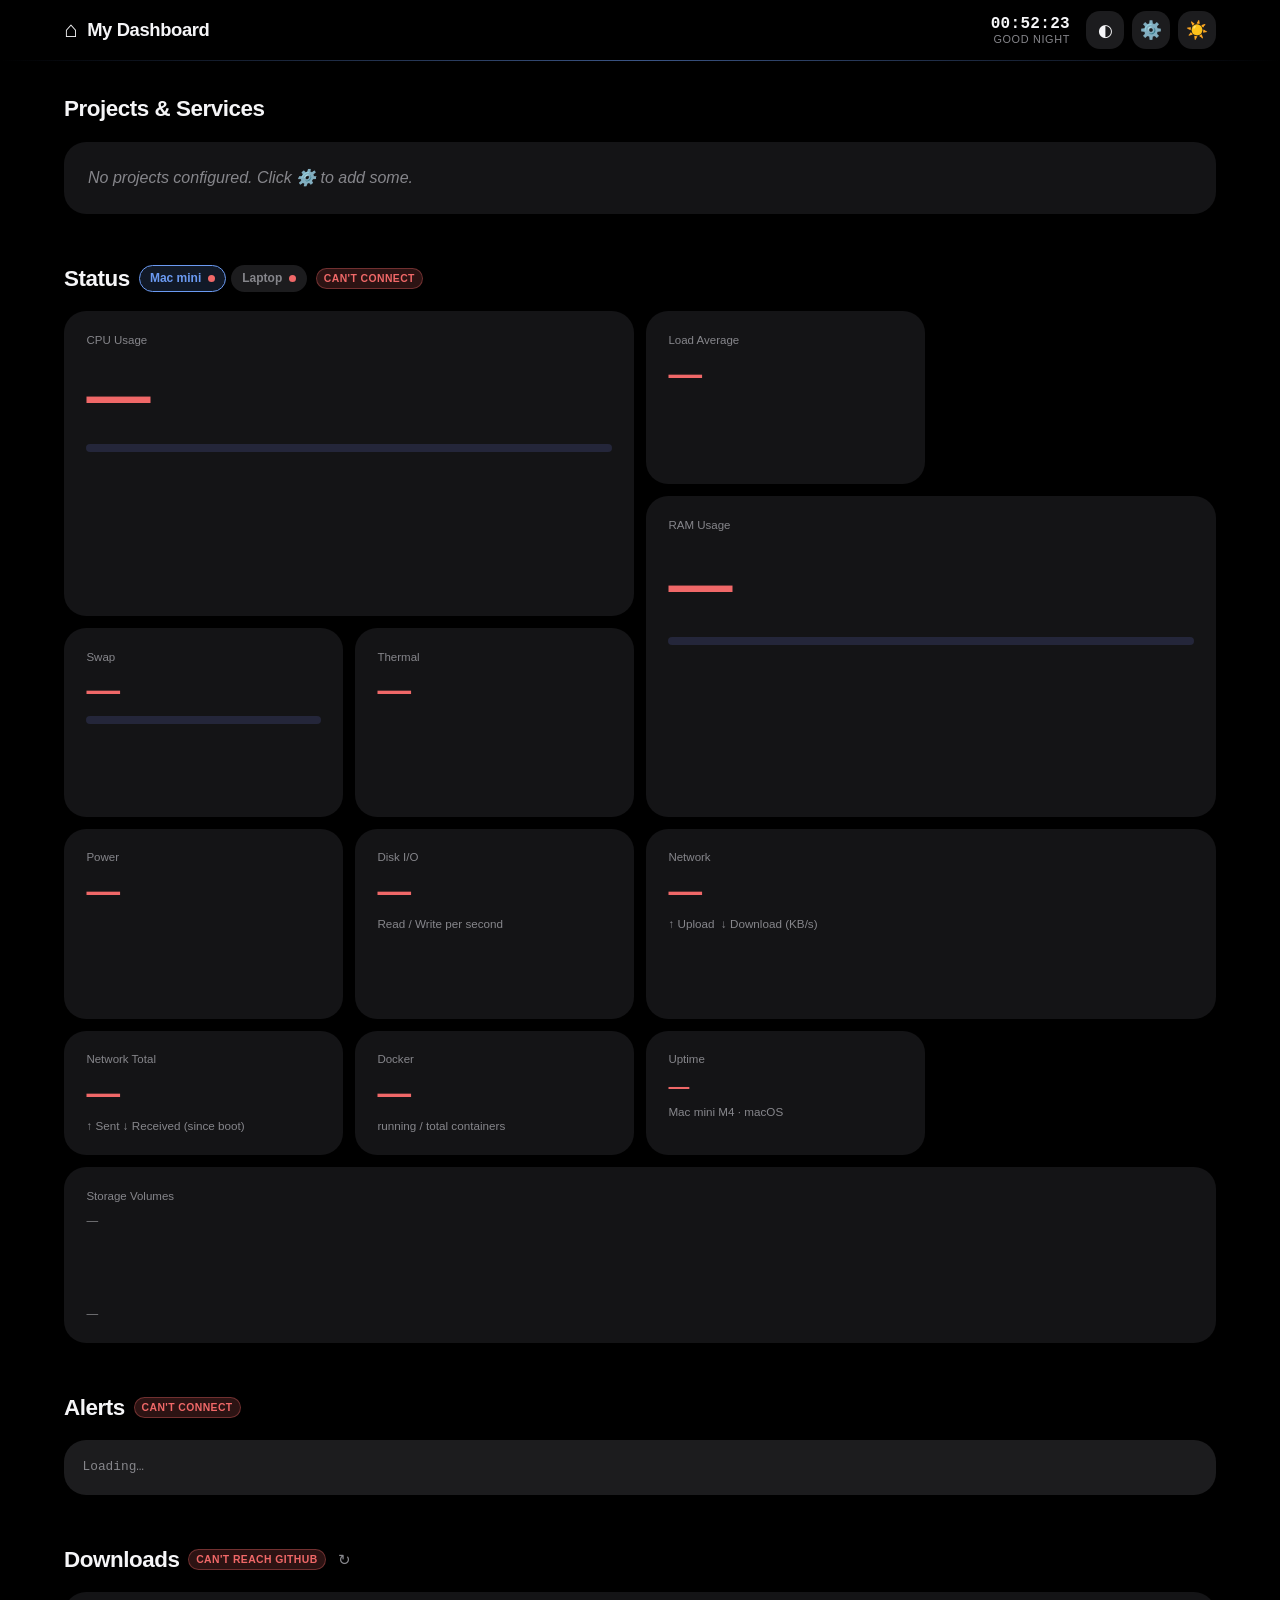
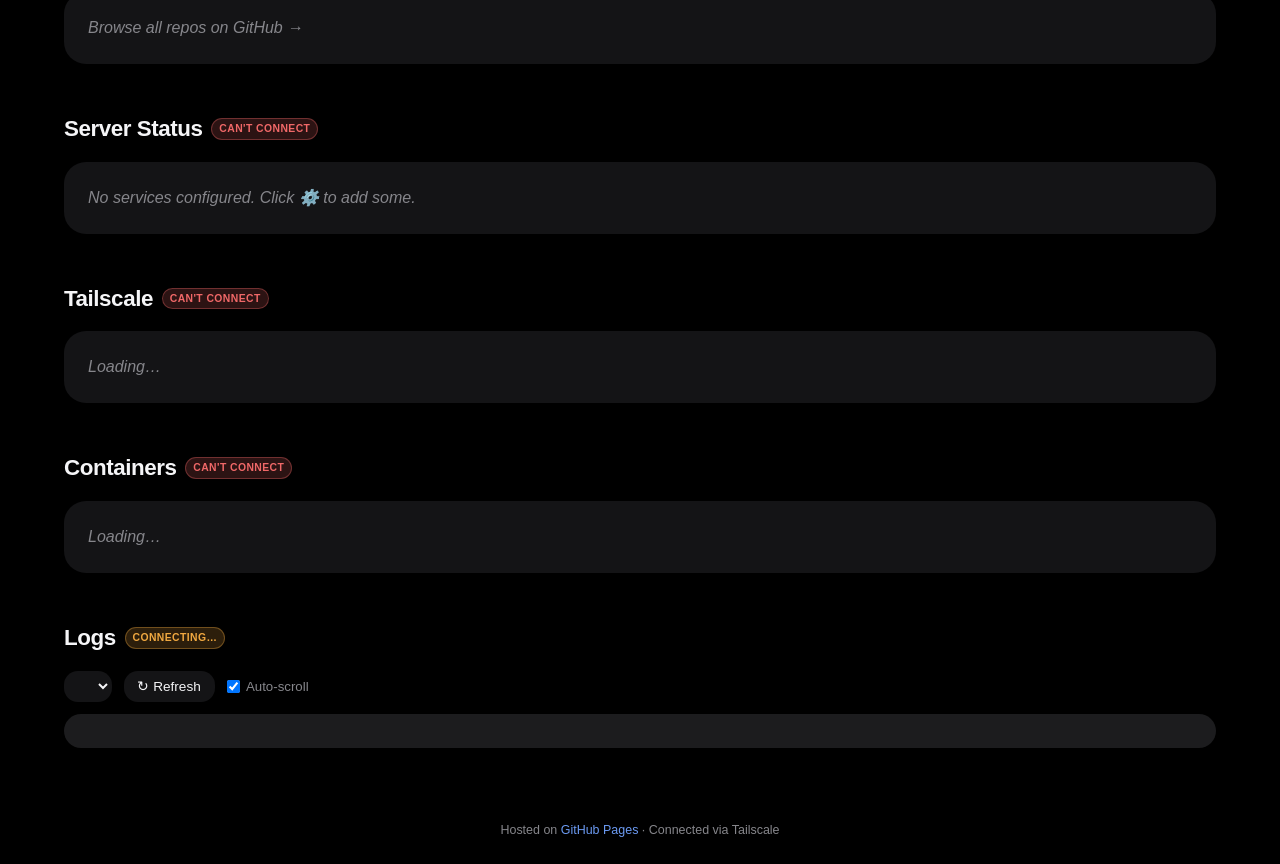
<file: index.html>
<!DOCTYPE html>
<html lang="en">
<head>
  <meta charset="UTF-8" />
  <meta name="viewport" content="width=device-width, initial-scale=1.0" />
  <title>My Dashboard</title>
  <meta name="description" content="Personal homelab dashboard — live Mac mini stats, services, and Tailscale devices" />
  <meta name="theme-color" content="#0d0d14" />
  <link rel="icon" href="favicon.svg" type="image/svg+xml" />
  <link rel="apple-touch-icon" href="apple-touch-icon.png" />
  <link rel="manifest" href="manifest.webmanifest" />
  <meta name="apple-mobile-web-app-capable" content="yes" />
  <meta name="mobile-web-app-capable" content="yes" />
  <meta name="apple-mobile-web-app-status-bar-style" content="black-translucent" />
  <link rel="stylesheet" href="style.css" />
</head>
<body class="dark">
  <script>
    /* Apply the saved theme + skin before anything paints — deferring this to
       app.js flashes the default look for a frame on every load. Runs here (not
       in <head>) because it needs document.body to exist. */
    (function () {
      try {
        var theme = localStorage.getItem('theme');
        document.body.classList.toggle('dark', theme !== 'light');
        document.body.dataset.skin = localStorage.getItem('skin') || 'bento';
      } catch (e) { /* private mode / storage disabled — defaults apply */ }
    })();
  </script>

  <!-- ── Header ───────────────────────────────────────────────── -->
  <header>
    <div class="header-inner">
      <div class="brand">
        <span class="brand-icon">⌂</span>
        <h1>My Dashboard</h1>
      </div>
      <div class="header-clock" id="header-clock">
        <div class="clock-time" id="clock-time">--:--:--</div>
        <div class="clock-greet" id="clock-greet">Hello</div>
      </div>
      <div class="header-actions">
        <div class="skin-wrap">
          <button id="skin-btn" aria-label="Change skin" aria-haspopup="true" aria-expanded="false"
                  title="Change the look of the dashboard">◐</button>
          <div class="skin-menu" id="skin-menu" role="menu" hidden></div>
        </div>
        <button id="settings-btn" aria-label="Settings" title="Manage projects &amp; services">⚙️</button>
        <button id="theme-toggle" aria-label="Toggle theme" title="Toggle light / dark mode">
          <span id="theme-icon">☀️</span>
        </button>
      </div>
    </div>
  </header>

  <main>

    <!-- ── Project Links ─────────────────────────────────────── -->
    <section class="section">
      <h2 class="section-title">
        <span class="section-icon">◈</span> Projects &amp; Services
      </h2>
      <!-- Populated dynamically by app.js from /api/config -->
      <div class="cards-grid" id="projects-grid">
        <div class="card placeholder-card">Loading…</div>
      </div>
    </section>

    <!-- ── Machine Status (one tab per machine) ────────────────── -->
    <section class="section">
      <h2 class="section-title">
        <span class="section-icon">▤</span> Status
        <span class="machine-tabs" role="tablist" aria-label="Machine">
          <button class="machine-tab active" role="tab" aria-selected="true" data-machine="mac"
                  aria-controls="machine-mac">Mac mini <span class="tab-dot" id="dot-mac"></span></button>
          <button class="machine-tab" role="tab" aria-selected="false" data-machine="laptop"
                  aria-controls="machine-laptop">Laptop <span class="tab-dot" id="dot-laptop"></span></button>
        </span>
        <span class="badge badge-mock" id="badge-mac" data-machine-badge="mac">Connecting…</span>
        <span class="badge badge-mock" id="badge-laptop" data-machine-badge="laptop" hidden>Connecting…</span>
      </h2>
      <div class="cards-grid stats-grid" id="machine-mac" role="tabpanel" data-machine-panel="mac">

        <!-- Processing -->
        <div class="card stat-card" data-metric="cpu" data-expand="cpu">
          <div class="stat-label">CPU Usage</div>
          <div class="stat-value" id="stat-cpu">—</div>
          <div class="stat-bar-wrap"><div class="stat-bar" id="bar-cpu"></div></div>
          <div class="stat-sub" id="stat-cpu-freq"></div>
          <span class="spark" id="spark-cpu"></span>
        </div>

        <div class="card stat-card" data-metric="load" data-expand="load">
          <div class="stat-label">Load Average</div>
          <div class="stat-value" id="stat-load">—</div>
          <div class="stat-sub" id="stat-load-sub">1m · 5m · 15m</div>
          <span class="spark" id="spark-load"></span>
        </div>

        <!-- Memory -->
        <div class="card stat-card" data-metric="ram" data-expand="ram">
          <div class="stat-label">RAM Usage</div>
          <div class="stat-value" id="stat-ram">—</div>
          <div class="stat-bar-wrap"><div class="stat-bar" id="bar-ram"></div></div>
          <div class="stat-sub" id="stat-ram-detail"></div>
          <span class="spark" id="spark-ram"></span>
        </div>

        <div class="card stat-card" data-metric="swap" data-expand="swap">
          <div class="stat-label">Swap</div>
          <div class="stat-value" id="stat-swap">—</div>
          <div class="stat-bar-wrap"><div class="stat-bar" id="bar-swap"></div></div>
          <div class="stat-sub" id="stat-swap-detail"></div>
          <span class="spark" id="spark-swap"></span>
        </div>

        <!-- Thermal & power -->
        <div class="card stat-card" data-metric="temp" data-expand="temp">
          <div class="stat-label">Thermal</div>
          <div class="stat-value" id="stat-temp">—</div>
          <div class="stat-sub" id="stat-temp-sub">CPU temperature</div>
          <span class="spark" id="spark-temp"></span>
        </div>

        <div class="card stat-card" data-metric="power" data-expand="power">
          <div class="stat-label">Power</div>
          <div class="stat-value" id="stat-power">—</div>
          <div class="stat-sub" id="stat-power-sub">system power</div>
          <span class="spark" id="spark-power"></span>
        </div>

        <!-- Throughput -->
        <div class="card stat-card" data-metric="disk">
          <div class="stat-label">Disk I/O</div>
          <div class="stat-value" id="stat-diskio">—</div>
          <div class="stat-sub">Read / Write per second</div>
        </div>

        <div class="card stat-card" data-metric="net" data-expand="net">
          <div class="stat-label">Network</div>
          <div class="stat-value" id="stat-net">—</div>
          <div class="stat-sub">↑ Upload &nbsp;↓ Download (KB/s)</div>
          <span class="spark mirrored" id="spark-net"></span>
        </div>

        <div class="card stat-card" data-metric="net">
          <div class="stat-label">Network Total</div>
          <div class="stat-value" id="stat-nettotal">—</div>
          <div class="stat-sub">↑ Sent ↓ Received (since boot)</div>
        </div>

        <!-- System -->
        <div class="card stat-card" data-metric="docker">
          <div class="stat-label">Docker</div>
          <div class="stat-value" id="stat-docker">—</div>
          <div class="stat-sub">running / total containers</div>
        </div>

        <div class="card stat-card" data-metric="uptime">
          <div class="stat-label">Uptime</div>
          <div class="stat-value uptime" id="stat-uptime">—</div>
          <div class="stat-sub">Mac mini M4 · macOS</div>
        </div>

        <!-- Storage (full width) -->
        <div class="card stat-card volumes-card" data-metric="disk" data-expand="disk">
          <div class="stat-label">Storage Volumes</div>
          <div class="stat-sub" id="disk-trend">—</div>
          <span class="spark" id="spark-disk"></span>
          <div class="volumes-list" id="volumes-list">
            <div class="stat-sub">—</div>
          </div>
        </div>

      </div>

      <!-- Laptop: pushed by laptop-agent/agent.py through the same API (see /api/laptop) -->
      <div class="cards-grid stats-grid" id="machine-laptop" role="tabpanel" data-machine-panel="laptop" hidden>

        <div class="card stat-card" data-metric="cpu" data-expand="cpu" data-host="laptop">
          <div class="stat-label">CPU Usage</div>
          <div class="stat-value" id="lt-cpu">—</div>
          <div class="stat-bar-wrap"><div class="stat-bar" id="lt-bar-cpu"></div></div>
          <div class="stat-sub" id="lt-cpu-sub"></div>
          <span class="spark" id="lt-spark-cpu"></span>
        </div>

        <div class="card stat-card" data-metric="ram" data-expand="ram" data-host="laptop">
          <div class="stat-label">RAM Usage</div>
          <div class="stat-value" id="lt-ram">—</div>
          <div class="stat-bar-wrap"><div class="stat-bar" id="lt-bar-ram"></div></div>
          <div class="stat-sub" id="lt-ram-sub"></div>
          <span class="spark" id="lt-spark-ram"></span>
        </div>

        <div class="card stat-card" data-metric="battery" data-expand="battery" data-host="laptop">
          <div class="stat-label">Battery</div>
          <div class="stat-value" id="lt-battery">—</div>
          <div class="stat-bar-wrap"><div class="stat-bar" id="lt-bar-battery"></div></div>
          <div class="stat-sub" id="lt-battery-sub"></div>
          <span class="spark" id="lt-spark-battery"></span>
        </div>

        <div class="card stat-card" data-metric="power" data-expand="power" data-host="laptop">
          <div class="stat-label">Battery Drain</div>
          <div class="stat-value" id="lt-power">—</div>
          <div class="stat-sub" id="lt-power-sub">watts drawn from the battery</div>
          <span class="spark" id="lt-spark-power"></span>
        </div>

        <div class="card stat-card" data-metric="temp" data-expand="temp" data-host="laptop">
          <div class="stat-label">Thermal</div>
          <div class="stat-value" id="lt-temp">—</div>
          <div class="stat-sub">hottest ACPI thermal zone</div>
          <span class="spark" id="lt-spark-temp"></span>
        </div>

        <div class="card stat-card" data-metric="net" data-expand="net" data-host="laptop">
          <div class="stat-label">Network</div>
          <div class="stat-value" id="lt-net">—</div>
          <div class="stat-sub">↑ Upload &nbsp;↓ Download (KB/s)</div>
          <span class="spark mirrored" id="lt-spark-net"></span>
        </div>

        <div class="card stat-card" data-metric="disk" data-expand="disk" data-host="laptop">
          <div class="stat-label">Storage</div>
          <div class="stat-value" id="lt-disk">—</div>
          <div class="stat-bar-wrap"><div class="stat-bar" id="lt-bar-disk"></div></div>
          <div class="stat-sub" id="lt-disk-sub"></div>
          <span class="spark" id="lt-spark-disk"></span>
        </div>

        <!-- Top apps (full width) -->
        <div class="card stat-card apps-card" data-metric="cpu">
          <div class="apps-head">
            <div class="stat-label">Top Apps</div>
            <div class="metric-ranges apps-ranges" id="lt-app-ranges" role="tablist" aria-label="Time window">
              <button class="range-btn active" data-minutes="0" role="tab">Now</button>
              <button class="range-btn" data-minutes="60" role="tab">1 hour</button>
              <button class="range-btn" data-minutes="1440" role="tab">24 hours</button>
              <button class="range-btn" data-minutes="10080" role="tab">7 days</button>
            </div>
          </div>
          <div class="stat-sub apps-note" id="lt-apps-note"></div>
          <div class="apps-list" id="lt-apps"><div class="stat-sub">—</div></div>
        </div>

      </div>
    </section>

    <!-- ── Alerts / Overload Log ─────────────────────────────── -->
    <section class="section">
      <h2 class="section-title">
        <span class="section-icon">⚠</span> Alerts
        <span class="badge badge-mock" id="badge-alerts">Connecting…</span>
      </h2>
      <!-- Populated dynamically by app.js from /api/alerts (recorded server-side 24/7) -->
      <div class="alert-log" id="alert-log">
        <div class="alert-empty">Loading…</div>
      </div>
    </section>

    <!-- ── Downloads ─────────────────────────────────────────── -->
    <section class="section">
      <h2 class="section-title">
        <span class="section-icon">↓</span> Downloads
        <span class="badge badge-mock" id="badge-downloads">Loading…</span>
        <button class="section-refresh" id="downloads-refresh" title="Re-fetch from GitHub" aria-label="Refresh downloads">↻</button>
      </h2>
      <!-- Populated dynamically by app.js from the GitHub API -->
      <div class="cards-grid" id="downloads-grid">
        <div class="card placeholder-card">Loading…</div>
      </div>
    </section>

    <!-- ── Server Status ─────────────────────────────────────── -->
    <section class="section">
      <h2 class="section-title">
        <span class="section-icon">◉</span> Server Status
        <span class="badge badge-mock" id="badge-servers">Connecting…</span>
      </h2>
      <!-- Populated dynamically by app.js from /api/services -->
      <div class="cards-grid server-grid" id="services-grid">
        <div class="card placeholder-card">Loading…</div>
      </div>
    </section>

    <!-- ── Tailscale Devices ─────────────────────────────────── -->
    <section class="section">
      <h2 class="section-title">
        <span class="section-icon">⇄</span> Tailscale
        <span class="badge badge-mock" id="badge-tailnet">Connecting…</span>
      </h2>
      <!-- Populated dynamically by app.js from /api/tailscale -->
      <div class="cards-grid tailnet-grid" id="tailnet-grid">
        <div class="card placeholder-card">Loading…</div>
      </div>
    </section>

    <!-- ── Containers ────────────────────────────────────────── -->
    <section class="section">
      <h2 class="section-title">
        <span class="section-icon">▣</span> Containers
        <span class="badge badge-mock" id="badge-docker">Connecting…</span>
      </h2>
      <!-- Populated dynamically by app.js from /api/docker -->
      <div class="cards-grid docker-grid" id="docker-grid">
        <div class="card placeholder-card">Loading…</div>
      </div>
    </section>

    <!-- ── Log Viewer ────────────────────────────────────────── -->
    <section class="section">
      <h2 class="section-title">
        <span class="section-icon">≡</span> Logs
        <span class="badge badge-mock" id="badge-logs">Connecting…</span>
      </h2>
      <div class="log-controls">
        <!-- Options populated dynamically from config services -->
        <select id="log-server" aria-label="Select server"></select>
        <select id="log-container" aria-label="Select container" hidden></select>
        <button id="log-refresh" title="Refresh logs">↻ Refresh</button>
        <label class="log-follow-wrap">
          <input type="checkbox" id="log-follow" checked />
          <span>Auto-scroll</span>
        </label>
      </div>
      <div class="log-viewer" id="log-viewer" aria-live="polite" aria-label="Server logs">
        <!-- Populated by app.js -->
      </div>
    </section>

    <!-- ── Archived ──────────────────────────────────────────── -->
    <!-- Config entries with "archived": true. Not health-checked. Hidden when empty. -->
    <section class="section" id="archive-section" hidden>
      <details class="archive">
        <summary class="section-title">
          <span class="section-icon">▢</span> Archived
          <span class="badge badge-mock" id="badge-archived"></span>
          <span class="archive-caret">▸</span>
        </summary>
        <div class="cards-grid" id="archive-grid"></div>
      </details>
    </section>

  </main>

  <footer>
    <p>Hosted on <a href="https://pages.github.com" target="_blank" rel="noopener">GitHub Pages</a> · Connected via Tailscale</p>
  </footer>

  <!-- ── Command Palette ───────────────────────────────────────── -->
  <div class="cmdk-overlay" id="cmdk-overlay" hidden>
    <div class="cmdk" role="dialog" aria-modal="true" aria-label="Command palette">
      <input type="text" class="cmdk-input" id="cmdk-input" placeholder="Jump to a service, download, or device…" autocomplete="off" spellcheck="false" />
      <div class="cmdk-list" id="cmdk-list"></div>
      <div class="cmdk-hint">
        <span><kbd>↑</kbd><kbd>↓</kbd> navigate</span>
        <span><kbd>↵</kbd> open</span>
        <span><kbd>esc</kbd> close</span>
      </div>
    </div>
  </div>

  <!-- ── Metric Detail Modal (click a stat card) ───────────────── -->
  <div class="modal-overlay" id="metric-overlay" hidden>
    <div class="modal metric-modal" role="dialog" aria-modal="true" aria-labelledby="metric-title">
      <div class="modal-header">
        <h2 id="metric-title">Metric</h2>
        <button class="modal-close" id="metric-close" aria-label="Close">✕</button>
      </div>
      <div class="modal-body">
        <div class="metric-ranges" id="metric-ranges" role="tablist">
          <button class="range-btn active" data-minutes="30" role="tab">30m</button>
          <button class="range-btn" data-minutes="360" role="tab">6h</button>
          <button class="range-btn" data-minutes="1440" role="tab">24h</button>
          <button class="range-btn" data-minutes="10080" role="tab">7d</button>
        </div>
        <div class="metric-chart" id="metric-chart"></div>
        <div class="metric-figures" id="metric-figures"></div>
        <div class="metric-detail" id="metric-detail"></div>
        <div class="metric-alerts" id="metric-alerts"></div>
      </div>
    </div>
  </div>

  <!-- ── Settings Modal ────────────────────────────────────────── -->
  <div class="modal-overlay" id="modal-overlay" hidden>
    <div class="modal" role="dialog" aria-modal="true" aria-labelledby="modal-title">
      <div class="modal-header">
        <h2 id="modal-title">⚙️ Settings</h2>
        <button class="modal-close" id="modal-close" aria-label="Close">✕</button>
      </div>

      <div class="modal-tabs" role="tablist">
        <button class="tab-btn active" role="tab" data-tab="projects">🔗 Projects</button>
        <button class="tab-btn" role="tab" data-tab="services">📡 Services</button>
        <button class="tab-btn" role="tab" data-tab="logs">📋 Logs</button>
      </div>

      <div class="modal-body">
        <!-- Projects tab -->
        <div class="tab-panel" id="tab-projects">
          <ul class="settings-list" id="proj-list"></ul>
          <details class="add-form-wrap">
            <summary>+ Add project</summary>
            <div class="add-form">
              <input type="text"  id="add-proj-name"  placeholder="Name"        />
              <input type="text"  id="add-proj-icon"  placeholder="Icon (emoji)" maxlength="4" />
              <input type="text"  id="add-proj-desc"  placeholder="Description"  />
              <input type="url"   id="add-proj-url"   placeholder="URL"          />
              <input type="url"   id="add-proj-check" placeholder="Check URL (optional, defaults to URL)" />
              <select id="add-proj-vis">
                <option value="public">Public</option>
                <option value="private">Private</option>
              </select>
              <button class="btn-add" id="btn-add-proj">Add</button>
            </div>
          </details>
        </div>

        <!-- Services tab -->
        <div class="tab-panel hidden" id="tab-services">
          <ul class="settings-list" id="svc-list"></ul>
          <details class="add-form-wrap">
            <summary>+ Add service</summary>
            <div class="add-form">
              <input type="text"   id="add-svc-name"   placeholder="Name"             />
              <input type="text"   id="add-svc-detail" placeholder="Detail (e.g. :3000)" />
              <input type="number" id="add-svc-port"   placeholder="Port (for TCP check)" min="1" max="65535" />
              <input type="url"    id="add-svc-check"  placeholder="Check URL (optional)" />
              <input type="text"   id="add-svc-docker" placeholder="Docker container name (optional)" />
              <button class="btn-add" id="btn-add-svc">Add</button>
            </div>
          </details>
        </div>

        <!-- Logs tab -->
        <div class="tab-panel hidden" id="tab-logs">
          <p class="tab-hint">Configure which Docker containers or log files appear in the Log Viewer for each service.</p>
          <div id="log-sources-list"></div>
        </div>
      </div>

      <div class="modal-footer">
        <div class="write-token-row">
          <label for="write-token">Write token:</label>
          <input type="password" id="write-token" placeholder="Enter write token to save" autocomplete="off" />
          <label class="remember-token-wrap" title="Store the token in this browser so you don't retype it every time">
            <input type="checkbox" id="remember-token" />
            <span>Remember</span>
          </label>
        </div>
        <div class="modal-footer-actions">
          <span class="save-status" id="save-status"></span>
          <button class="btn-save" id="btn-save">💾 Save</button>
        </div>
      </div>
    </div>
  </div>

  <script src="app.js"></script>
</body>
</html>
</file>
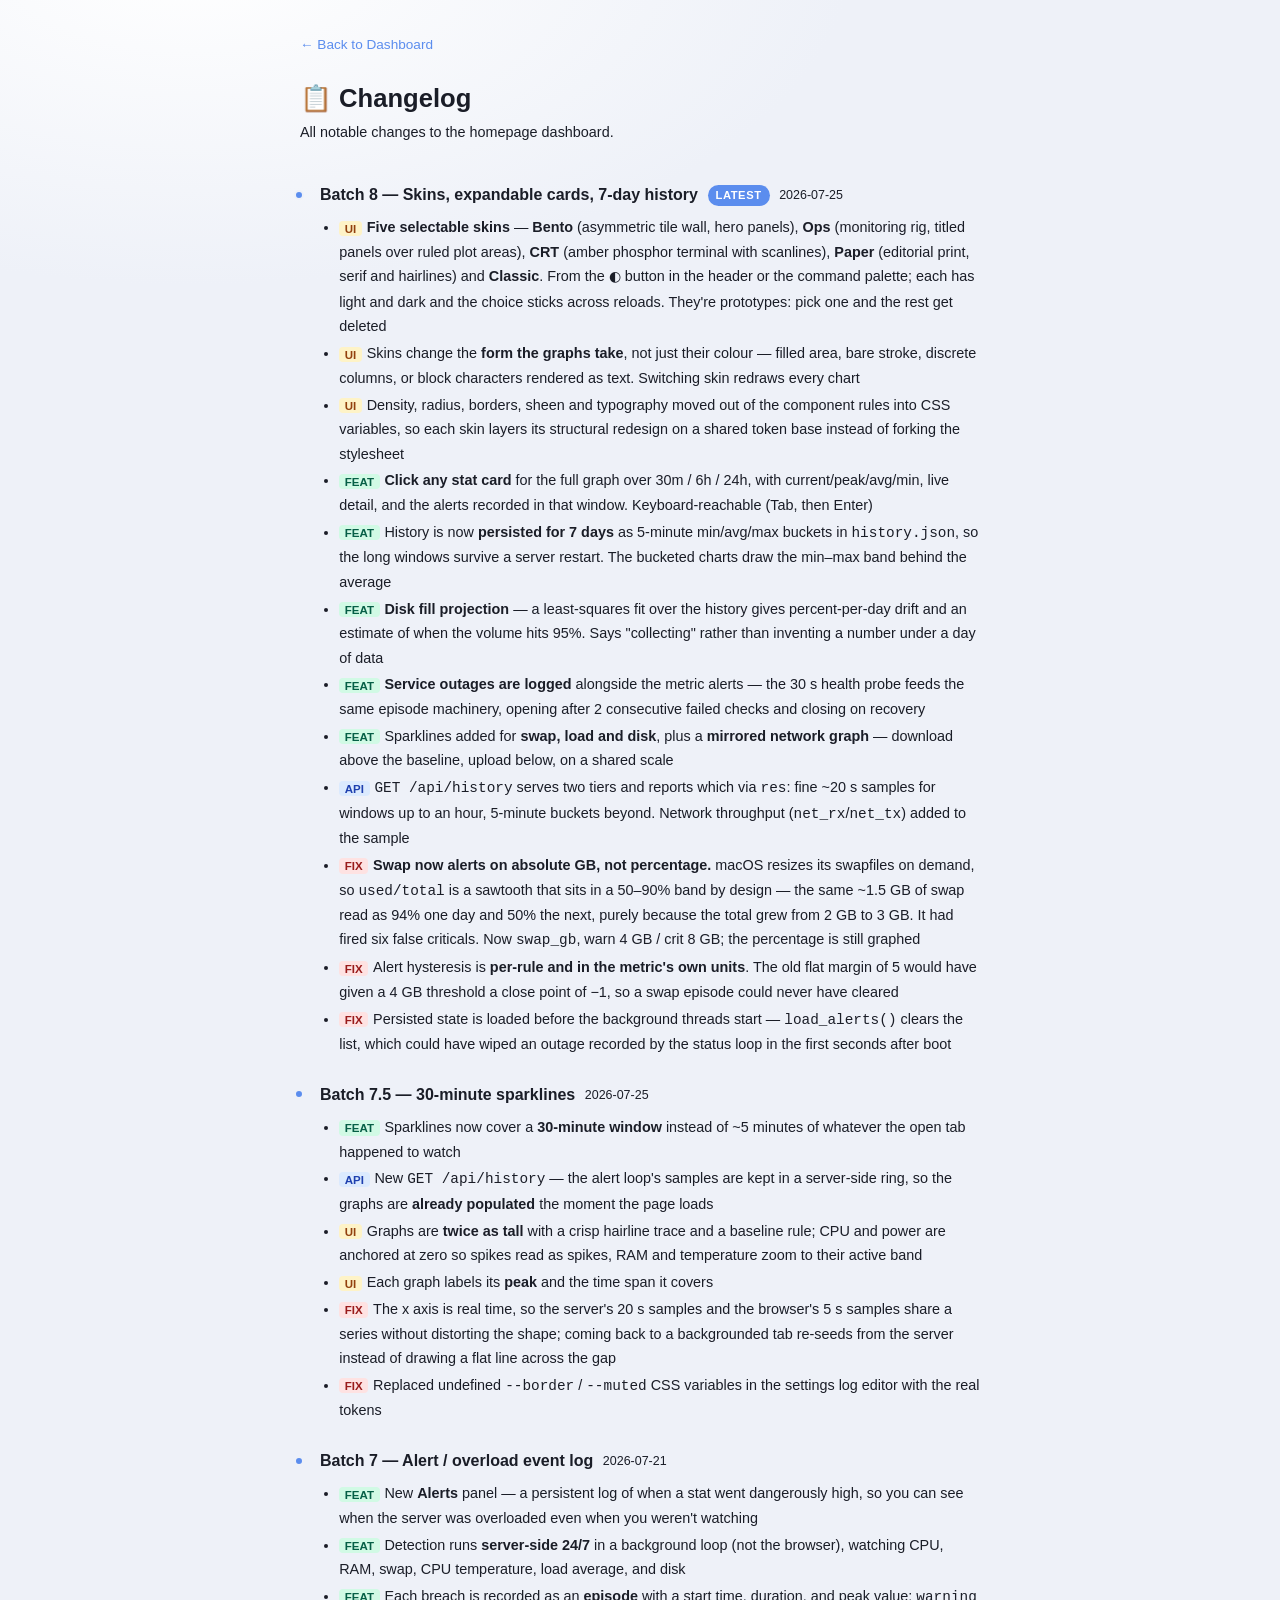
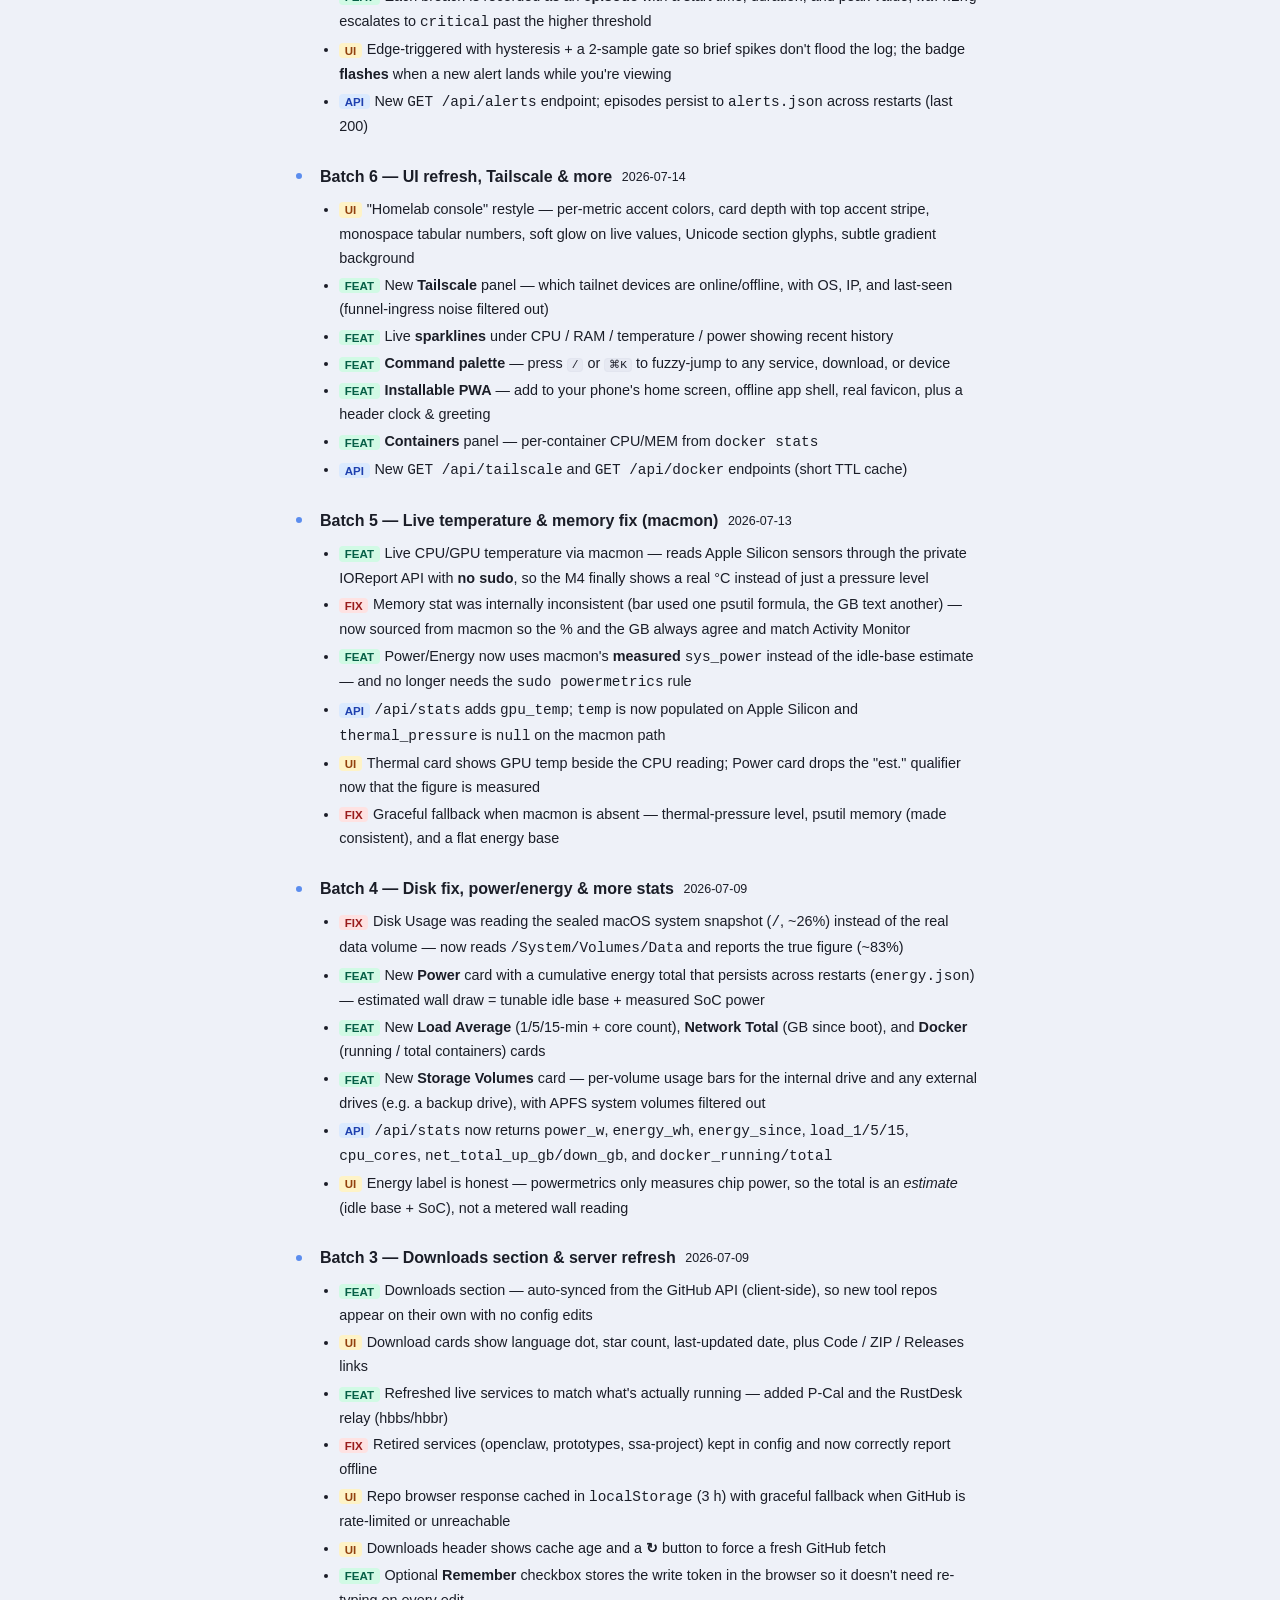
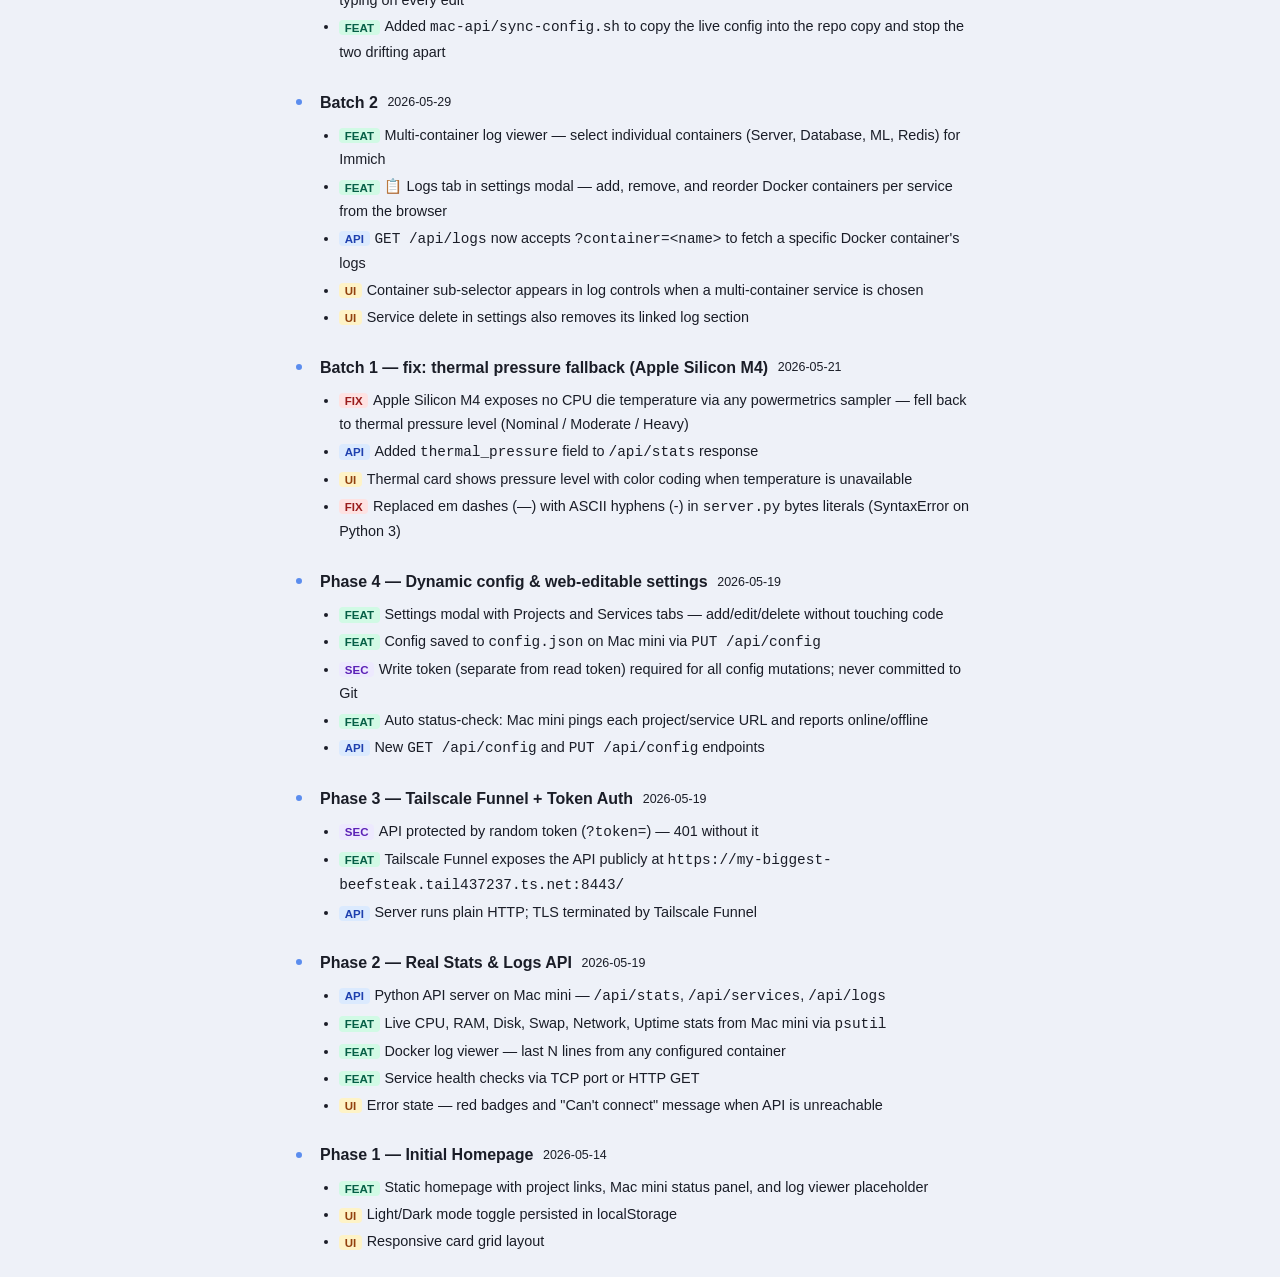
<file: pages/changelog/changelog.html>
<!DOCTYPE html>
<html lang="en">
<head>
  <meta charset="UTF-8" />
  <meta name="viewport" content="width=device-width, initial-scale=1.0" />
  <title>Changelog — My Dashboard</title>
  <link rel="stylesheet" href="../../style.css" />
  <style>
    body { max-width: 720px; margin: 0 auto; padding: 2rem 1.25rem; }
    h1 { font-size: 1.6rem; margin-bottom: 0.25rem; }
    .subtitle { color: var(--muted); font-size: 0.9rem; margin-bottom: 2.5rem; }
    .back-link { font-size: 0.85rem; margin-bottom: 1.5rem; display: inline-block; color: var(--accent); text-decoration: none; }
    .back-link:hover { text-decoration: underline; }

    .entry { border-left: 3px solid var(--border); padding: 0 0 1.5rem 1.25rem; position: relative; }
    .entry + .entry { border-top: none; }
    .entry::before {
      content: '';
      position: absolute;
      left: -6px;
      top: 0.4rem;
      width: 10px;
      height: 10px;
      border-radius: 50%;
      background: var(--accent);
      border: 2px solid var(--bg);
    }

    .entry-header { display: flex; align-items: center; gap: 0.6rem; margin-bottom: 0.5rem; }
    .entry-title { font-size: 1rem; font-weight: 700; }
    .entry-date  { font-size: 0.78rem; color: var(--muted); }
    .badge {
      font-size: 0.7rem;
      font-weight: 700;
      padding: 0.15rem 0.5rem;
      border-radius: 99px;
      text-transform: uppercase;
      letter-spacing: 0.05em;
    }
    .badge-latest  { background: var(--accent);  color: #fff; }
    .badge-rc      { background: #7c3aed;         color: #fff; }
    .badge-hotfix  { background: var(--offline);  color: #fff; }
    .badge-test    { background: var(--warning);  color: #000; }

    ul.changes { margin: 0; padding-left: 1.2rem; color: var(--text); font-size: 0.9rem; line-height: 1.7; }
    ul.changes li { margin-bottom: 0.15rem; }
    .tag { font-size: 0.72rem; font-weight: 700; padding: 0.1rem 0.35rem; border-radius: 4px;
           margin-right: 0.3rem; text-transform: uppercase; }
    .tag-feat   { background: #d1fae5; color: #065f46; }
    .tag-fix    { background: #fee2e2; color: #991b1b; }
    .tag-api    { background: #dbeafe; color: #1e40af; }
    .tag-ui     { background: #fef3c7; color: #92400e; }
    .tag-sec    { background: #ede9fe; color: #5b21b6; }
    body.dark .tag-feat { background: #064e3b; color: #6ee7b7; }
    body.dark .tag-fix  { background: #7f1d1d; color: #fca5a5; }
    body.dark .tag-api  { background: #1e3a5f; color: #93c5fd; }
    body.dark .tag-ui   { background: #78350f; color: #fcd34d; }
    body.dark .tag-sec  { background: #4c1d95; color: #c4b5fd; }
  </style>
</head>
<body>
  <a class="back-link" href="../../index.html">← Back to Dashboard</a>
  <h1>📋 Changelog</h1>
  <p class="subtitle">All notable changes to the homepage dashboard.</p>

  <div class="timeline">

    <!-- ═══════════════════════════════════════════════════════════════ -->
    <div class="entry">
      <div class="entry-header">
        <span class="entry-title">Batch 8 — Skins, expandable cards, 7-day history</span>
        <span class="badge badge-latest">Latest</span>
        <span class="entry-date">2026-07-25</span>
      </div>
      <ul class="changes">
        <li><span class="tag tag-ui">ui</span><strong>Five selectable skins</strong> — <strong>Bento</strong> (asymmetric tile wall, hero panels), <strong>Ops</strong> (monitoring rig, titled panels over ruled plot areas), <strong>CRT</strong> (amber phosphor terminal with scanlines), <strong>Paper</strong> (editorial print, serif and hairlines) and <strong>Classic</strong>. From the <code>◐</code> button in the header or the command palette; each has light and dark and the choice sticks across reloads. They're prototypes: pick one and the rest get deleted</li>
        <li><span class="tag tag-ui">ui</span>Skins change the <strong>form the graphs take</strong>, not just their colour — filled area, bare stroke, discrete columns, or block characters rendered as text. Switching skin redraws every chart</li>
        <li><span class="tag tag-ui">ui</span>Density, radius, borders, sheen and typography moved out of the component rules into CSS variables, so each skin layers its structural redesign on a shared token base instead of forking the stylesheet</li>
        <li><span class="tag tag-feat">feat</span><strong>Click any stat card</strong> for the full graph over 30m / 6h / 24h, with current/peak/avg/min, live detail, and the alerts recorded in that window. Keyboard-reachable (Tab, then Enter)</li>
        <li><span class="tag tag-feat">feat</span>History is now <strong>persisted for 7 days</strong> as 5-minute min/avg/max buckets in <code>history.json</code>, so the long windows survive a server restart. The bucketed charts draw the min–max band behind the average</li>
        <li><span class="tag tag-feat">feat</span><strong>Disk fill projection</strong> — a least-squares fit over the history gives percent-per-day drift and an estimate of when the volume hits 95%. Says "collecting" rather than inventing a number under a day of data</li>
        <li><span class="tag tag-feat">feat</span><strong>Service outages are logged</strong> alongside the metric alerts — the 30 s health probe feeds the same episode machinery, opening after 2 consecutive failed checks and closing on recovery</li>
        <li><span class="tag tag-feat">feat</span>Sparklines added for <strong>swap, load and disk</strong>, plus a <strong>mirrored network graph</strong> — download above the baseline, upload below, on a shared scale</li>
        <li><span class="tag tag-api">api</span><code>GET /api/history</code> serves two tiers and reports which via <code>res</code>: fine ~20 s samples for windows up to an hour, 5-minute buckets beyond. Network throughput (<code>net_rx</code>/<code>net_tx</code>) added to the sample</li>
        <li><span class="tag tag-fix">fix</span><strong>Swap now alerts on absolute GB, not percentage.</strong> macOS resizes its swapfiles on demand, so <code>used/total</code> is a sawtooth that sits in a 50–90% band by design — the same ~1.5 GB of swap read as 94% one day and 50% the next, purely because the total grew from 2 GB to 3 GB. It had fired six false criticals. Now <code>swap_gb</code>, warn 4 GB / crit 8 GB; the percentage is still graphed</li>
        <li><span class="tag tag-fix">fix</span>Alert hysteresis is <strong>per-rule and in the metric's own units</strong>. The old flat margin of 5 would have given a 4 GB threshold a close point of −1, so a swap episode could never have cleared</li>
        <li><span class="tag tag-fix">fix</span>Persisted state is loaded before the background threads start — <code>load_alerts()</code> clears the list, which could have wiped an outage recorded by the status loop in the first seconds after boot</li>
      </ul>
    </div>

    <!-- ═══════════════════════════════════════════════════════════════ -->
    <div class="entry">
      <div class="entry-header">
        <span class="entry-title">Batch 7.5 — 30-minute sparklines</span>
        <span class="entry-date">2026-07-25</span>
      </div>
      <ul class="changes">
        <li><span class="tag tag-feat">feat</span>Sparklines now cover a <strong>30-minute window</strong> instead of ~5 minutes of whatever the open tab happened to watch</li>
        <li><span class="tag tag-api">api</span>New <code>GET /api/history</code> — the alert loop's samples are kept in a server-side ring, so the graphs are <strong>already populated</strong> the moment the page loads</li>
        <li><span class="tag tag-ui">ui</span>Graphs are <strong>twice as tall</strong> with a crisp hairline trace and a baseline rule; CPU and power are anchored at zero so spikes read as spikes, RAM and temperature zoom to their active band</li>
        <li><span class="tag tag-ui">ui</span>Each graph labels its <strong>peak</strong> and the time span it covers</li>
        <li><span class="tag tag-fix">fix</span>The x axis is real time, so the server's 20 s samples and the browser's 5 s samples share a series without distorting the shape; coming back to a backgrounded tab re-seeds from the server instead of drawing a flat line across the gap</li>
        <li><span class="tag tag-fix">fix</span>Replaced undefined <code>--border</code> / <code>--muted</code> CSS variables in the settings log editor with the real tokens</li>
      </ul>
    </div>

    <!-- ═══════════════════════════════════════════════════════════════ -->
    <div class="entry">
      <div class="entry-header">
        <span class="entry-title">Batch 7 — Alert / overload event log</span>
        <span class="entry-date">2026-07-21</span>
      </div>
      <ul class="changes">
        <li><span class="tag tag-feat">feat</span>New <strong>Alerts</strong> panel — a persistent log of when a stat went dangerously high, so you can see when the server was overloaded even when you weren't watching</li>
        <li><span class="tag tag-feat">feat</span>Detection runs <strong>server-side 24/7</strong> in a background loop (not the browser), watching CPU, RAM, swap, CPU temperature, load average, and disk</li>
        <li><span class="tag tag-feat">feat</span>Each breach is recorded as an <strong>episode</strong> with a start time, duration, and peak value; <code>warning</code> escalates to <code>critical</code> past the higher threshold</li>
        <li><span class="tag tag-ui">ui</span>Edge-triggered with hysteresis + a 2-sample gate so brief spikes don't flood the log; the badge <strong>flashes</strong> when a new alert lands while you're viewing</li>
        <li><span class="tag tag-api">api</span>New <code>GET /api/alerts</code> endpoint; episodes persist to <code>alerts.json</code> across restarts (last 200)</li>
      </ul>
    </div>

    <!-- ═══════════════════════════════════════════════════════════════ -->
    <div class="entry">
      <div class="entry-header">
        <span class="entry-title">Batch 6 — UI refresh, Tailscale &amp; more</span>
        <span class="entry-date">2026-07-14</span>
      </div>
      <ul class="changes">
        <li><span class="tag tag-ui">ui</span>"Homelab console" restyle — per-metric accent colors, card depth with top accent stripe, monospace tabular numbers, soft glow on live values, Unicode section glyphs, subtle gradient background</li>
        <li><span class="tag tag-feat">feat</span>New <strong>Tailscale</strong> panel — which tailnet devices are online/offline, with OS, IP, and last-seen (funnel-ingress noise filtered out)</li>
        <li><span class="tag tag-feat">feat</span>Live <strong>sparklines</strong> under CPU / RAM / temperature / power showing recent history</li>
        <li><span class="tag tag-feat">feat</span><strong>Command palette</strong> — press <kbd>/</kbd> or <kbd>⌘K</kbd> to fuzzy-jump to any service, download, or device</li>
        <li><span class="tag tag-feat">feat</span><strong>Installable PWA</strong> — add to your phone's home screen, offline app shell, real favicon, plus a header clock &amp; greeting</li>
        <li><span class="tag tag-feat">feat</span><strong>Containers</strong> panel — per-container CPU/MEM from <code>docker stats</code></li>
        <li><span class="tag tag-api">api</span>New <code>GET /api/tailscale</code> and <code>GET /api/docker</code> endpoints (short TTL cache)</li>
      </ul>
    </div>

    <!-- ═══════════════════════════════════════════════════════════════ -->
    <div class="entry">
      <div class="entry-header">
        <span class="entry-title">Batch 5 — Live temperature &amp; memory fix (macmon)</span>
        <span class="entry-date">2026-07-13</span>
      </div>
      <ul class="changes">
        <li><span class="tag tag-feat">feat</span>Live CPU/GPU temperature via <a href="https://github.com/vladkens/macmon">macmon</a> — reads Apple Silicon sensors through the private IOReport API with <strong>no sudo</strong>, so the M4 finally shows a real °C instead of just a pressure level</li>
        <li><span class="tag tag-fix">fix</span>Memory stat was internally inconsistent (bar used one psutil formula, the GB text another) — now sourced from macmon so the % and the GB always agree and match Activity Monitor</li>
        <li><span class="tag tag-feat">feat</span>Power/Energy now uses macmon's <strong>measured</strong> <code>sys_power</code> instead of the idle-base estimate — and no longer needs the <code>sudo powermetrics</code> rule</li>
        <li><span class="tag tag-api">api</span><code>/api/stats</code> adds <code>gpu_temp</code>; <code>temp</code> is now populated on Apple Silicon and <code>thermal_pressure</code> is <code>null</code> on the macmon path</li>
        <li><span class="tag tag-ui">ui</span>Thermal card shows GPU temp beside the CPU reading; Power card drops the "est." qualifier now that the figure is measured</li>
        <li><span class="tag tag-fix">fix</span>Graceful fallback when macmon is absent — thermal-pressure level, psutil memory (made consistent), and a flat energy base</li>
      </ul>
    </div>

    <!-- ═══════════════════════════════════════════════════════════════ -->
    <div class="entry">
      <div class="entry-header">
        <span class="entry-title">Batch 4 — Disk fix, power/energy &amp; more stats</span>
        <span class="entry-date">2026-07-09</span>
      </div>
      <ul class="changes">
        <li><span class="tag tag-fix">fix</span>Disk Usage was reading the sealed macOS system snapshot (<code>/</code>, ~26%) instead of the real data volume — now reads <code>/System/Volumes/Data</code> and reports the true figure (~83%)</li>
        <li><span class="tag tag-feat">feat</span>New <strong>Power</strong> card with a cumulative energy total that persists across restarts (<code>energy.json</code>) — estimated wall draw = tunable idle base + measured SoC power</li>
        <li><span class="tag tag-feat">feat</span>New <strong>Load Average</strong> (1/5/15-min + core count), <strong>Network Total</strong> (GB since boot), and <strong>Docker</strong> (running / total containers) cards</li>
        <li><span class="tag tag-feat">feat</span>New <strong>Storage Volumes</strong> card — per-volume usage bars for the internal drive and any external drives (e.g. a backup drive), with APFS system volumes filtered out</li>
        <li><span class="tag tag-api">api</span><code>/api/stats</code> now returns <code>power_w</code>, <code>energy_wh</code>, <code>energy_since</code>, <code>load_1/5/15</code>, <code>cpu_cores</code>, <code>net_total_up_gb/down_gb</code>, and <code>docker_running/total</code></li>
        <li><span class="tag tag-ui">ui</span>Energy label is honest — powermetrics only measures chip power, so the total is an <em>estimate</em> (idle base + SoC), not a metered wall reading</li>
      </ul>
    </div>

    <!-- ═══════════════════════════════════════════════════════════════ -->
    <div class="entry">
      <div class="entry-header">
        <span class="entry-title">Batch 3 — Downloads section &amp; server refresh</span>
        <span class="entry-date">2026-07-09</span>
      </div>
      <ul class="changes">
        <li><span class="tag tag-feat">feat</span>Downloads section — auto-synced from the GitHub API (client-side), so new tool repos appear on their own with no config edits</li>
        <li><span class="tag tag-ui">ui</span>Download cards show language dot, star count, last-updated date, plus Code / ZIP / Releases links</li>
        <li><span class="tag tag-feat">feat</span>Refreshed live services to match what's actually running — added P-Cal and the RustDesk relay (hbbs/hbbr)</li>
        <li><span class="tag tag-fix">fix</span>Retired services (openclaw, prototypes, ssa-project) kept in config and now correctly report offline</li>
        <li><span class="tag tag-ui">ui</span>Repo browser response cached in <code>localStorage</code> (3 h) with graceful fallback when GitHub is rate-limited or unreachable</li>
        <li><span class="tag tag-ui">ui</span>Downloads header shows cache age and a <strong>↻</strong> button to force a fresh GitHub fetch</li>
        <li><span class="tag tag-feat">feat</span>Optional <strong>Remember</strong> checkbox stores the write token in the browser so it doesn't need re-typing on every edit</li>
        <li><span class="tag tag-feat">feat</span>Added <code>mac-api/sync-config.sh</code> to copy the live config into the repo copy and stop the two drifting apart</li>
      </ul>
    </div>

    <!-- ═══════════════════════════════════════════════════════════════ -->
    <div class="entry">
      <div class="entry-header">
        <span class="entry-title">Batch 2</span>
        <span class="entry-date">2026-05-29</span>
      </div>
      <ul class="changes">
        <li><span class="tag tag-feat">feat</span>Multi-container log viewer — select individual containers (Server, Database, ML, Redis) for Immich</li>
        <li><span class="tag tag-feat">feat</span>📋 Logs tab in settings modal — add, remove, and reorder Docker containers per service from the browser</li>
        <li><span class="tag tag-api">api</span><code>GET /api/logs</code> now accepts <code>?container=&lt;name&gt;</code> to fetch a specific Docker container's logs</li>
        <li><span class="tag tag-ui">ui</span>Container sub-selector appears in log controls when a multi-container service is chosen</li>
        <li><span class="tag tag-ui">ui</span>Service delete in settings also removes its linked log section</li>
      </ul>
    </div>

    <!-- ═══════════════════════════════════════════════════════════════ -->
    <div class="entry">
      <div class="entry-header">
        <span class="entry-title">Batch 1 — fix: thermal pressure fallback (Apple Silicon M4)</span>
        <span class="entry-date">2026-05-21</span>
      </div>
      <ul class="changes">
        <li><span class="tag tag-fix">fix</span>Apple Silicon M4 exposes no CPU die temperature via any powermetrics sampler — fell back to thermal pressure level (Nominal / Moderate / Heavy)</li>
        <li><span class="tag tag-api">api</span>Added <code>thermal_pressure</code> field to <code>/api/stats</code> response</li>
        <li><span class="tag tag-ui">ui</span>Thermal card shows pressure level with color coding when temperature is unavailable</li>
        <li><span class="tag tag-fix">fix</span>Replaced em dashes (—) with ASCII hyphens (-) in <code>server.py</code> bytes literals (SyntaxError on Python 3)</li>
      </ul>
    </div>

    <!-- ═══════════════════════════════════════════════════════════════ -->
    <div class="entry">
      <div class="entry-header">
        <span class="entry-title">Phase 4 — Dynamic config &amp; web-editable settings</span>
        <span class="entry-date">2026-05-19</span>
      </div>
      <ul class="changes">
        <li><span class="tag tag-feat">feat</span>Settings modal with Projects and Services tabs — add/edit/delete without touching code</li>
        <li><span class="tag tag-feat">feat</span>Config saved to <code>config.json</code> on Mac mini via <code>PUT /api/config</code></li>
        <li><span class="tag tag-sec">sec</span>Write token (separate from read token) required for all config mutations; never committed to Git</li>
        <li><span class="tag tag-feat">feat</span>Auto status-check: Mac mini pings each project/service URL and reports online/offline</li>
        <li><span class="tag tag-api">api</span>New <code>GET /api/config</code> and <code>PUT /api/config</code> endpoints</li>
      </ul>
    </div>

    <!-- ═══════════════════════════════════════════════════════════════ -->
    <div class="entry">
      <div class="entry-header">
        <span class="entry-title">Phase 3 — Tailscale Funnel + Token Auth</span>
        <span class="entry-date">2026-05-19</span>
      </div>
      <ul class="changes">
        <li><span class="tag tag-sec">sec</span>API protected by random token (<code>?token=</code>) — 401 without it</li>
        <li><span class="tag tag-feat">feat</span>Tailscale Funnel exposes the API publicly at <code>https://my-biggest-beefsteak.tail437237.ts.net:8443/</code></li>
        <li><span class="tag tag-api">api</span>Server runs plain HTTP; TLS terminated by Tailscale Funnel</li>
      </ul>
    </div>

    <!-- ═══════════════════════════════════════════════════════════════ -->
    <div class="entry">
      <div class="entry-header">
        <span class="entry-title">Phase 2 — Real Stats &amp; Logs API</span>
        <span class="entry-date">2026-05-19</span>
      </div>
      <ul class="changes">
        <li><span class="tag tag-api">api</span>Python API server on Mac mini — <code>/api/stats</code>, <code>/api/services</code>, <code>/api/logs</code></li>
        <li><span class="tag tag-feat">feat</span>Live CPU, RAM, Disk, Swap, Network, Uptime stats from Mac mini via <code>psutil</code></li>
        <li><span class="tag tag-feat">feat</span>Docker log viewer — last N lines from any configured container</li>
        <li><span class="tag tag-feat">feat</span>Service health checks via TCP port or HTTP GET</li>
        <li><span class="tag tag-ui">ui</span>Error state — red badges and "Can't connect" message when API is unreachable</li>
      </ul>
    </div>

    <!-- ═══════════════════════════════════════════════════════════════ -->
    <div class="entry">
      <div class="entry-header">
        <span class="entry-title">Phase 1 — Initial Homepage</span>
        <span class="entry-date">2026-05-14</span>
      </div>
      <ul class="changes">
        <li><span class="tag tag-feat">feat</span>Static homepage with project links, Mac mini status panel, and log viewer placeholder</li>
        <li><span class="tag tag-ui">ui</span>Light/Dark mode toggle persisted in localStorage</li>
        <li><span class="tag tag-ui">ui</span>Responsive card grid layout</li>
      </ul>
    </div>

  </div>

  <script>
    // Sync dark mode from localStorage
    if (localStorage.getItem('theme') === 'dark') document.body.classList.add('dark');
  </script>
</body>
</html>
</file>
<file: style.css>
/* ── CSS Custom Properties ─────────────────────────────────────── */
:root {
  --bg: #eef1f8;
  --bg-grad: radial-gradient(1200px 600px at 15% -5%, #ffffff 0%, #eef1f8 55%);
  --bg-alt: #e6e9f2;
  --card-bg: #ffffff;
  --card-border: #e2e5ef;
  --text: #1a1d27;
  --text-muted: #6b7180;
  --accent: #5b8dee;
  --accent-hover: #3f70d6;
  --online: #22a565;
  --warning: #e0952c;
  --offline: #e05555;
  --bar-bg: #e6e9f2;
  --mono: 'SF Mono', 'JetBrains Mono', 'Cascadia Code', 'Fira Code', ui-monospace, 'Consolas', monospace;
  --shadow: 0 2px 12px rgba(0, 0, 0, 0.06);
  --radius: 12px;
  --radius-sm: 8px;
  --transition: 0.25s ease;

  /* ── Skin tokens ──────────────────────────────────────────────────────────
     Shape, density and typography, pulled out of the component rules so a skin
     is a block that reassigns these rather than a parallel stylesheet. Values
     here are the "classic" skin; body[data-skin] blocks near the end of this
     file override them. Components must read these tokens, never literals —
     that's what lets new UI inherit every skin for free. */
  --font-ui: -apple-system, BlinkMacSystemFont, 'Segoe UI', Roboto, sans-serif;
  --card-pad: 1.1rem 1.2rem;
  --grid-gap: 1rem;
  --card-min: 220px;
  --stat-min: 180px;
  --border-w: 1px;
  --card-sheen: linear-gradient(180deg, color-mix(in srgb, var(--text) 3%, transparent), transparent 40%);
  --stripe-h: 3px;
  --label-transform: uppercase;
  --label-spacing: 0.07em;
  --label-weight: 600;
  --value-size: 1.7rem;
  --value-glow: 0 0 22px color-mix(in srgb, var(--m, var(--accent)) 28%, transparent);
  --card-lift: -3px;
  --card-blur: none;
  --pill: 20px;

  /* Per-metric accent colors (validated: CVD-distinguishable, contrast-safe).
     Each stat card carries data-metric to pick its stripe / value / bar color. */
  --m-cpu:    #5b8dee;
  --m-load:   #17a99a;
  --m-ram:    #a259e6;
  --m-swap:   #7b8398;
  /* Laptop OS tints: chart backgrounds and Top Apps tags (see osBands) */
  --os-windows: #3d8fd9;
  --os-macos:   #d65db1;
  --os-cachyos: #14a88f;
  --m-temp:   #e0952c;
  --m-power:  #22a565;
  --m-disk:   #dd7433;
  --m-net:    #1c9fca;
  --m-docker: #5b8dee;
  --m-uptime: #7b8398;
}

body.dark {
  --bg: #0d0d14;
  --bg-grad: radial-gradient(1200px 700px at 12% -8%, #1a1b2b 0%, #0d0d14 55%);
  --bg-alt: #15161f;
  --card-bg: #16161f;
  --card-border: #282a3a;
  --text: #e6e8f2;
  --text-muted: #8b8fa8;
  --accent: #6b9af2;
  --accent-hover: #85aeff;
  --online: #3dbb7a;
  --warning: #f0a840;
  --offline: #f06868;
  --bar-bg: #24263a;
  --shadow: 0 2px 20px rgba(0, 0, 0, 0.45);

  --m-cpu:    #6b9af2;
  --m-load:   #5ad1c0;
  --m-ram:    #b98cf5;
  --m-swap:   #8a93a8;
  --os-windows: #5aa9ee;
  --os-macos:   #e57cc6;
  --os-cachyos: #2fc7ab;
  --m-temp:   #f0a840;
  --m-power:  #3dbb7a;
  --m-disk:   #e8894f;
  --m-net:    #4fc3e8;
  --m-docker: #7aa2f7;
  --m-uptime: #8a93a8;
}

/* ── Reset & Base ──────────────────────────────────────────────── */
*, *::before, *::after { box-sizing: border-box; margin: 0; padding: 0; }

html { scroll-behavior: smooth; }

body {
  font-family: var(--font-ui);
  background: var(--bg);
  background-image: var(--bg-grad);
  background-attachment: fixed;
  color: var(--text);
  min-height: 100vh;
  transition: background var(--transition), color var(--transition);
  line-height: 1.5;
}

a { color: inherit; text-decoration: none; }

/* ── Header ────────────────────────────────────────────────────── */
header {
  position: sticky;
  top: 0;
  z-index: 100;
  background: color-mix(in srgb, var(--card-bg) 82%, transparent);
  border-bottom: 1px solid var(--card-border);
  box-shadow: var(--shadow);
  backdrop-filter: blur(12px);
}
/* accent hairline under the header */
header::after {
  content: '';
  position: absolute;
  left: 0; right: 0; bottom: -1px;
  height: 1px;
  background: linear-gradient(90deg, transparent, color-mix(in srgb, var(--accent) 55%, transparent), transparent);
}

.header-clock {
  margin-left: auto;
  margin-right: 1rem;
  text-align: right;
  line-height: 1.15;
  display: none;
}
@media (min-width: 560px) { .header-clock { display: block; } }
.header-clock .clock-time {
  font-family: var(--mono);
  font-variant-numeric: tabular-nums;
  font-size: 1rem;
  font-weight: 700;
  letter-spacing: 0.02em;
  color: var(--text);
}
.header-clock .clock-greet {
  font-size: 0.68rem;
  color: var(--text-muted);
  text-transform: uppercase;
  letter-spacing: 0.06em;
}

.header-inner {
  max-width: 1200px;
  margin: 0 auto;
  padding: 0 1.5rem;
  height: 60px;
  display: flex;
  align-items: center;
  justify-content: space-between;
}

.brand {
  display: flex;
  align-items: center;
  gap: 0.6rem;
}

.brand-icon { font-size: 1.4rem; }

.brand h1 {
  font-size: 1.15rem;
  font-weight: 700;
  letter-spacing: -0.02em;
}

#theme-toggle, #settings-btn {
  background: var(--bg-alt);
  border: 1px solid var(--card-border);
  border-radius: var(--radius-sm);
  width: 38px;
  height: 38px;
  cursor: pointer;
  font-size: 1.1rem;
  display: flex;
  align-items: center;
  justify-content: center;
  transition: background var(--transition), border-color var(--transition), transform 0.15s;
}
#theme-toggle:hover, #settings-btn:hover { background: var(--card-border); transform: scale(1.08); }

.header-actions {
  display: flex;
  align-items: center;
  gap: 0.5rem;
}

/* ── Main Layout ───────────────────────────────────────────────── */
main {
  max-width: 1200px;
  margin: 0 auto;
  padding: 2rem 1.5rem 3rem;
  display: flex;
  flex-direction: column;
  gap: 2.5rem;
}

/* ── Section ───────────────────────────────────────────────────── */
.section-title {
  font-size: 0.9rem;
  font-weight: 700;
  color: var(--text);
  text-transform: var(--label-transform);
  letter-spacing: calc(var(--label-spacing) * 1.4);
  margin-bottom: 1rem;
  display: flex;
  align-items: center;
  gap: 0.55rem;
}

.section-icon {
  font-size: 1rem;
  color: var(--accent);
  font-weight: 700;
}

.section-refresh {
  background: none;
  border: none;
  color: var(--text-muted);
  font-size: 0.95rem;
  cursor: pointer;
  padding: 2px 4px;
  line-height: 1;
  border-radius: 6px;
  transition: color var(--transition), background var(--transition), transform 0.2s;
}
.section-refresh:hover:not(:disabled) { color: var(--accent); background: var(--card-border); }
.section-refresh:disabled { opacity: 0.6; cursor: default; }
.section-refresh.spinning { animation: spin 0.8s linear infinite; }
@keyframes spin { to { transform: rotate(360deg); } }

/* ── Badge ─────────────────────────────────────────────────────── */
.badge {
  font-size: 0.65rem;
  font-weight: 600;
  padding: 2px 7px;
  border-radius: var(--pill);
  letter-spacing: 0.04em;
  text-transform: uppercase;
}
.badge-mock {
  background: color-mix(in srgb, var(--warning) 18%, transparent);
  color: var(--warning);
  border: 1px solid color-mix(in srgb, var(--warning) 35%, transparent);
}
.badge-live {
  background: color-mix(in srgb, var(--online) 18%, transparent);
  color: var(--online);
  border: 1px solid color-mix(in srgb, var(--online) 35%, transparent);
}
.badge-error {
  background: color-mix(in srgb, var(--offline) 18%, transparent);
  color: var(--offline);
  border: 1px solid color-mix(in srgb, var(--offline) 35%, transparent);
}

/* ── Card Grid ─────────────────────────────────────────────────── */
.cards-grid {
  display: grid;
  grid-template-columns: repeat(auto-fill, minmax(var(--card-min), 1fr));
  gap: var(--grid-gap);
}

/* ── Base Card ─────────────────────────────────────────────────── */
.card {
  background-color: var(--card-bg);
  background-image: var(--card-sheen);
  backdrop-filter: var(--card-blur);
  border: var(--border-w) solid var(--card-border);
  border-radius: var(--radius);
  padding: var(--card-pad);
  box-shadow: var(--shadow);
  transition: background var(--transition), border-color var(--transition),
              transform 0.18s, box-shadow 0.18s;
}

/* ── Project Card ──────────────────────────────────────────────── */
.project-card {
  display: flex;
  align-items: center;
  gap: 0.9rem;
  cursor: pointer;
  position: relative;
}
.project-card:hover {
  transform: translateY(var(--card-lift));
  box-shadow: 0 6px 24px rgba(0,0,0,0.12);
  border-color: var(--accent);
}
body.dark .project-card:hover { box-shadow: 0 6px 24px rgba(0,0,0,0.5); }

.card-icon { font-size: 1.8rem; flex-shrink: 0; }

.card-body { flex: 1; min-width: 0; }

.card-name {
  font-weight: 600;
  font-size: 0.95rem;
  white-space: nowrap;
  overflow: hidden;
  text-overflow: ellipsis;
}

.card-desc {
  font-size: 0.8rem;
  color: var(--text-muted);
  margin-top: 2px;
  white-space: nowrap;
  overflow: hidden;
  text-overflow: ellipsis;
}

/* ── Download Card ─────────────────────────────────────────────── */
.download-card {
  display: flex;
  flex-direction: column;
  gap: 0.7rem;
}
.download-card:hover {
  transform: translateY(var(--card-lift));
  box-shadow: 0 6px 24px rgba(0,0,0,0.12);
  border-color: var(--accent);
}
body.dark .download-card:hover { box-shadow: 0 6px 24px rgba(0,0,0,0.5); }

.download-card .card-name { white-space: normal; }
.download-card .card-name a {
  color: var(--text);
  text-decoration: none;
}
.download-card .card-name a:hover { color: var(--accent); }
.download-card .card-desc { white-space: normal; }

.dl-meta {
  display: flex;
  flex-wrap: wrap;
  align-items: center;
  gap: 0.4rem 0.9rem;
  margin-top: 0.5rem;
  font-size: 0.75rem;
  color: var(--text-muted);
}
.dl-lang { display: inline-flex; align-items: center; gap: 0.35rem; }
.lang-dot {
  width: 9px;
  height: 9px;
  border-radius: 50%;
  display: inline-block;
  flex-shrink: 0;
}

.dl-actions {
  display: flex;
  gap: 0.5rem;
  margin-top: auto;
}
.dl-actions a {
  flex: 1;
  text-align: center;
  padding: 0.35rem 0.5rem;
  font-size: 0.78rem;
  font-weight: 600;
  border-radius: 8px;
  border: 1px solid var(--card-border);
  color: var(--text-muted);
  text-decoration: none;
  transition: background var(--transition), border-color var(--transition), color var(--transition);
}
.dl-actions a:hover {
  border-color: var(--accent);
  color: var(--accent);
  background: var(--card-border);
}

/* ── Status Dot ────────────────────────────────────────────────── */
.status-dot {
  position: absolute;
  top: 0.8rem;
  right: 0.8rem;
  width: 9px;
  height: 9px;
  border-radius: 50%;
  flex-shrink: 0;
}
.status-dot.online  { background: var(--online);  box-shadow: 0 0 6px var(--online); }
.status-dot.warning { background: var(--warning); box-shadow: 0 0 6px var(--warning); }
.status-dot.offline { background: var(--offline); box-shadow: 0 0 6px var(--offline); }

/* ── Stat Card ─────────────────────────────────────────────────── */
.stats-grid { grid-template-columns: repeat(auto-fill, minmax(var(--stat-min), 1fr)); }

.stat-card {
  display: flex;
  flex-direction: column;
  gap: 0.4rem;
  position: relative;
  overflow: hidden;
  /* metric accent, overridden per-card via [data-metric] below */
  --m: var(--accent);
}
/* Top accent stripe in the metric color */
.stat-card::before {
  content: '';
  position: absolute;
  top: 0; left: 0; right: 0;
  height: var(--stripe-h);
  background: var(--m);
  opacity: 0.9;
}

/* Metric color assignment (keyed off data-metric in the HTML) */
.stat-card[data-metric="cpu"]    { --m: var(--m-cpu); }
.stat-card[data-metric="load"]   { --m: var(--m-load); }
.stat-card[data-metric="ram"]    { --m: var(--m-ram); }
.stat-card[data-metric="swap"]   { --m: var(--m-swap); }
.stat-card[data-metric="temp"]   { --m: var(--m-temp); }
.stat-card[data-metric="power"]  { --m: var(--m-power); }
.stat-card[data-metric="disk"]   { --m: var(--m-disk); }
.stat-card[data-metric="net"]    { --m: var(--m-net); }
.stat-card[data-metric="docker"] { --m: var(--m-docker); }
.stat-card[data-metric="uptime"] { --m: var(--m-uptime); }
.stat-card[data-metric="battery"] { --m: var(--m-battery); }

.stat-label {
  font-size: 0.72rem;
  font-weight: var(--label-weight);
  text-transform: var(--label-transform);
  letter-spacing: var(--label-spacing);
  color: var(--text-muted);
}

.stat-value {
  font-family: var(--mono);
  font-variant-numeric: tabular-nums;
  font-size: var(--value-size);
  font-weight: 700;
  letter-spacing: -0.02em;
  color: var(--m);
  line-height: 1.05;
  text-shadow: var(--value-glow);
}

.stat-value.uptime { font-size: calc(var(--value-size) * 0.62); letter-spacing: 0; }

.stat-sub {
  font-size: 0.73rem;
  color: var(--text-muted);
}

.stat-bar-wrap {
  height: 5px;
  border-radius: 3px;
  background: var(--bar-bg);
  overflow: hidden;
  margin-top: 2px;
}

.stat-bar {
  height: 100%;
  border-radius: 3px;
  background: var(--m, var(--accent));
  box-shadow: 0 0 8px color-mix(in srgb, var(--m, var(--accent)) 45%, transparent);
  width: 0%;
  transition: width 0.8s cubic-bezier(0.4, 0, 0.2, 1);
}

.stat-bar.hot { background: var(--warning); box-shadow: 0 0 8px color-mix(in srgb, var(--warning) 45%, transparent); }
.stat-bar.critical { background: var(--offline); box-shadow: 0 0 8px color-mix(in srgb, var(--offline) 45%, transparent); }

/* ── Storage Volumes (per-volume breakdown) ────────────────────── */
.volumes-card { grid-column: 1 / -1; }

.volumes-list {
  display: grid;
  grid-template-columns: repeat(auto-fill, minmax(240px, 1fr));
  gap: 0.75rem 1.25rem;
  margin-top: 0.2rem;
}

.vol-row { display: flex; flex-direction: column; gap: 0.35rem; }

.vol-head {
  display: flex;
  justify-content: space-between;
  align-items: baseline;
  gap: 0.5rem;
}

.vol-name {
  font-size: 0.85rem;
  font-weight: 600;
  color: var(--text);
  display: inline-flex;
  align-items: center;
  gap: 0.4rem;
}

.vol-figs {
  font-size: 0.72rem;
  color: var(--text-muted);
  white-space: nowrap;
}

.vol-tag {
  font-size: 0.6rem;
  font-weight: 700;
  text-transform: uppercase;
  letter-spacing: 0.05em;
  padding: 0.05rem 0.3rem;
  border-radius: 4px;
  background: var(--bar-bg);
  color: var(--text-muted);
}

/* ── Machine tabs (Status section: one panel per machine) ──────── */
/* on body, where the theme and skins set --m-load, so the alias follows them */
body { --m-battery: var(--m-load); }
.section-title:has(.machine-tabs) { flex-wrap: wrap; row-gap: 0.4rem; }
.machine-tabs { display: inline-flex; gap: 0.3rem; }
.machine-tab {
  display: inline-flex;
  align-items: center;
  gap: 0.4rem;
  font: inherit;
  font-size: 0.75rem;
  font-weight: 600;
  text-transform: none;
  letter-spacing: 0;
  padding: 0.22rem 0.65rem;
  background: var(--bg-alt);
  color: var(--text-muted);
  border: 1px solid var(--card-border);
  border-radius: var(--pill);
  cursor: pointer;
  transition: background var(--transition), color var(--transition), border-color var(--transition);
}
.machine-tab:hover { color: var(--text); }
.machine-tab.active {
  background: color-mix(in srgb, var(--accent) 16%, transparent);
  border-color: var(--accent);
  color: var(--accent);
}
.machine-tab:focus-visible { outline: 2px solid var(--accent); outline-offset: 2px; }
.tab-dot { width: 7px; height: 7px; border-radius: 50%; background: var(--text-muted); opacity: 0.5; }
.tab-dot.online  { background: var(--online);  opacity: 1; }
.tab-dot.offline { background: var(--offline); opacity: 1; }
/* .cards-grid sets display:grid, which would otherwise beat the hidden attribute */
[data-machine-panel][hidden] { display: none !important; }

/* Laptop asleep or away: keep its last values on screen, visibly not live */
.stats-grid.stale .stat-value,
.stats-grid.stale .spark { opacity: 0.45; }

/* ── Top apps (laptop) ─────────────────────────────────────────── */
.apps-card { grid-column: 1 / -1; }
.apps-head { display: flex; flex-wrap: wrap; align-items: center; gap: 0.5rem 0.9rem; }
.apps-head .stat-label { margin-right: auto; }
.apps-head .metric-ranges { margin-bottom: 0; }
.apps-ranges .range-btn { white-space: nowrap; }
.apps-note { margin: 0.35rem 0 0.2rem; }
.apps-list { display: flex; flex-direction: column; gap: 0.3rem; margin-top: 0.3rem; }
.app-row {
  display: grid;
  grid-template-columns: minmax(0, 1.3fr) minmax(0, 1fr) minmax(0, 1fr);
  align-items: center;
  gap: 0.9rem;
  font-size: 0.8rem;
}
.apps-list.ranged .app-row { grid-template-columns: minmax(0, 1.3fr) minmax(0, 1fr) minmax(0, 1fr) 4.6rem; }
.app-head { font-size: 0.66rem; color: var(--text-muted); text-transform: uppercase; letter-spacing: 0.05em; }
.app-head > :not(:first-child) { justify-self: end; }
.app-sort {
  font: inherit;
  letter-spacing: inherit;
  text-transform: inherit;
  color: inherit;
  background: none;
  border: none;
  padding: 0.15rem 0.3rem;
  margin-right: -0.3rem;
  border-radius: 6px;
  cursor: pointer;
}
.app-sort:hover { color: var(--text); background: var(--bar-bg); }
.app-sort.active { color: var(--text); font-weight: 600; }
.app-name { overflow: hidden; text-overflow: ellipsis; white-space: nowrap; color: var(--text); }
.app-row.sys .app-name { color: var(--text-muted); }
.app-os {
  --os: var(--text-muted);
  display: inline-block;
  margin-right: 0.4rem;
  padding: 0 0.3rem;
  border-radius: 4px;
  font-size: 0.62rem;
  color: var(--os);
  background: color-mix(in srgb, var(--os) 14%, transparent);
  vertical-align: 1px;
}
.app-cell { display: flex; align-items: center; justify-content: flex-end; gap: 0.5rem; min-width: 0; }
.app-bar { flex: 1; height: 6px; border-radius: 3px; background: var(--bar-bg); overflow: hidden; }
.app-bar i { display: block; height: 100%; border-radius: 3px; }
.app-bar.cpu i { background: var(--m-cpu); }
.app-bar.ram i { background: var(--m-ram); }
.app-val {
  flex: 0 0 4.2rem;
  text-align: right;
  font-family: var(--mono);
  font-size: 0.74rem;
  color: var(--text-muted);
}

@media (max-width: 640px) {
  .app-row,
  .apps-list.ranged .app-row { grid-template-columns: minmax(0, 1fr) minmax(0, 1fr); gap: 0.25rem 0.8rem; }
  .apps-list.ranged .app-row { grid-template-columns: minmax(0, 1fr) minmax(0, 1fr) 4.2rem; }
  .app-row .app-name { grid-column: 1 / -1; }
  .app-head > span:first-child { display: none; }
  .app-bar { display: none; }
}

/* ── Server Status ─────────────────────────────────────────────── */
.server-grid { grid-template-columns: repeat(auto-fill, minmax(200px, 1fr)); }

.server-card {
  display: flex;
  flex-direction: column;
  gap: 0.6rem;
}

.server-info { display: flex; flex-direction: column; gap: 2px; }

.server-name { font-weight: 600; font-size: 0.95rem; }

.server-detail { font-size: 0.78rem; color: var(--text-muted); font-family: 'SF Mono', 'Cascadia Code', monospace; }

.server-meta {
  display: flex;
  align-items: center;
  justify-content: space-between;
  margin-top: auto;
}

.status-badge {
  font-size: 0.72rem;
  font-weight: 600;
  padding: 3px 9px;
  border-radius: var(--pill);
  text-transform: uppercase;
  letter-spacing: 0.04em;
}
.status-badge.online {
  background: color-mix(in srgb, var(--online) 18%, transparent);
  color: var(--online);
  border: 1px solid color-mix(in srgb, var(--online) 35%, transparent);
}
.status-badge.warning {
  background: color-mix(in srgb, var(--warning) 18%, transparent);
  color: var(--warning);
  border: 1px solid color-mix(in srgb, var(--warning) 35%, transparent);
}
.status-badge.offline {
  background: color-mix(in srgb, var(--offline) 18%, transparent);
  color: var(--offline);
  border: 1px solid color-mix(in srgb, var(--offline) 35%, transparent);
}

.last-checked {
  font-size: 0.7rem;
  color: var(--text-muted);
}

/* ── Log Viewer ────────────────────────────────────────────────── */
.log-controls {
  display: flex;
  align-items: center;
  gap: 0.75rem;
  margin-bottom: 0.75rem;
  flex-wrap: wrap;
}

.log-controls select,
.log-controls button {
  background: var(--card-bg);
  border: 1px solid var(--card-border);
  color: var(--text);
  border-radius: var(--radius-sm);
  padding: 0.4rem 0.8rem;
  font-size: 0.85rem;
  cursor: pointer;
  transition: background var(--transition), border-color var(--transition);
}
.log-controls select:focus,
.log-controls button:hover {
  outline: none;
  border-color: var(--accent);
  background: var(--bg-alt);
}

.log-follow-wrap {
  display: flex;
  align-items: center;
  gap: 0.4rem;
  font-size: 0.83rem;
  color: var(--text-muted);
  cursor: pointer;
  user-select: none;
}

.log-viewer {
  background: var(--bg-alt);
  border: 1px solid var(--card-border);
  border-radius: var(--radius);
  padding: 1rem 1.2rem;
  font-family: 'SF Mono', 'Cascadia Code', 'Fira Code', 'Consolas', monospace;
  font-size: 0.78rem;
  line-height: 1.75;
  max-height: 340px;
  overflow-y: auto;
  color: var(--text);
  transition: background var(--transition);
}

/* Log line colors */
.log-line { display: flex; gap: 0.8rem; }
.log-time { color: var(--text-muted); flex-shrink: 0; }
.log-level { font-weight: 700; flex-shrink: 0; min-width: 5ch; }
.log-level.INFO  { color: var(--accent); }
.log-level.WARN  { color: var(--warning); }
.log-level.ERROR { color: var(--offline); }
.log-level.DEBUG { color: var(--text-muted); }
.log-msg { word-break: break-all; }

/* ── Alert / overload log ──────────────────────────────────────── */
.alert-log {
  background: var(--bg-alt);
  border: 1px solid var(--card-border);
  border-radius: var(--radius);
  padding: 0.6rem 0.9rem;
  font-family: var(--mono);
  font-size: 0.8rem;
  line-height: 1.6;
  max-height: 340px;
  overflow-y: auto;
  transition: background var(--transition);
}
.alert-empty { color: var(--text-muted); padding: 0.4rem 0.2rem; }
.alert-row {
  display: flex;
  flex-wrap: wrap;
  align-items: baseline;
  gap: 0.7rem;
  padding: 0.3rem 0.4rem;
  border-radius: 6px;
  border-left: 3px solid transparent;
}
.alert-row + .alert-row { margin-top: 2px; }
.alert-row.warning  { border-left-color: var(--warning); }
.alert-row.critical { border-left-color: var(--offline); }
.alert-row.ongoing  { background: color-mix(in srgb, var(--offline) 8%, transparent); }
.al-mark { flex-shrink: 0; width: 2ch; text-align: center; font-weight: 700; }
.alert-row.warning  .al-mark { color: var(--warning); }
.alert-row.critical .al-mark { color: var(--offline); }
.al-metric { flex-shrink: 0; min-width: 8ch; font-weight: 600; color: var(--text); }
.al-peak { flex-shrink: 0; color: var(--text-muted); }
.al-level {
  flex-shrink: 0;
  font-size: 0.62rem;
  font-weight: 700;
  text-transform: uppercase;
  letter-spacing: 0.04em;
  padding: 1px 6px;
  border-radius: var(--pill);
}
.al-level.warning  { color: var(--warning); background: color-mix(in srgb, var(--warning) 16%, transparent); }
.al-level.critical { color: var(--offline); background: color-mix(in srgb, var(--offline) 16%, transparent); }
.al-when { margin-left: auto; color: var(--text-muted); white-space: nowrap; }
.al-ongoing { color: var(--offline); font-weight: 600; }

/* New-alert badge flash (the in-page highlight when an episode lands while viewing) */
.badge-flash { animation: badge-flash 0.9s ease-out 2; }
@keyframes badge-flash {
  0%, 100% { box-shadow: 0 0 0 0 transparent; }
  30%      { box-shadow: 0 0 0 4px color-mix(in srgb, var(--offline) 45%, transparent); }
}

/* ── Footer ────────────────────────────────────────────────────── */
footer {
  text-align: center;
  padding: 1.5rem;
  font-size: 0.78rem;
  color: var(--text-muted);
  border-top: 1px solid var(--card-border);
}
footer a { color: var(--accent); }
footer a:hover { text-decoration: underline; }

/* ── Scrollbar ─────────────────────────────────────────────────── */
::-webkit-scrollbar { width: 6px; height: 6px; }
::-webkit-scrollbar-track { background: transparent; }
::-webkit-scrollbar-thumb { background: var(--card-border); border-radius: 3px; }
::-webkit-scrollbar-thumb:hover { background: var(--text-muted); }

/* ── Responsive ────────────────────────────────────────────────── */
@media (max-width: 640px) {
  .cards-grid,
  .stats-grid,
  .server-grid { grid-template-columns: 1fr 1fr; }

  .stat-value { font-size: 1.4rem; }
}

@media (max-width: 420px) {
  .cards-grid,
  .stats-grid,
  .server-grid { grid-template-columns: 1fr; }
}

/* ── Placeholder card ──────────────────────────────────────────── */
.placeholder-card {
  color: var(--text-muted);
  font-style: italic;
  padding: 1.5rem;
  grid-column: 1 / -1;
}

/* ── Status dot — checking state ───────────────────────────────── */
.status-dot.checking,
.status-badge.checking {
  background: var(--text-muted);
  color: var(--bg);
  animation: pulse 1.5s infinite;
}
.status-badge.checking { background: var(--text-muted); }
@keyframes pulse {
  0%, 100% { opacity: 1; }
  50% { opacity: 0.3; }
}

/* ── Visibility badge on project cards ─────────────────────────── */
.vis-badge {
  display: inline-block;
  font-size: 0.65rem;
  font-weight: 600;
  letter-spacing: 0.04em;
  padding: 1px 5px;
  border-radius: 4px;
  background: var(--bg-alt);
  color: var(--text-muted);
  vertical-align: middle;
  margin-left: 4px;
}

/* ── Archived section (collapsed by default) ───────────────────── */
.archive > summary {
  cursor: pointer;
  list-style: none;
  user-select: none;
}
.archive > summary::-webkit-details-marker { display: none; }
.archive:not([open]) > summary { margin-bottom: 0; }
.archive-caret {
  color: var(--text-muted);
  transition: transform var(--transition);
}
.archive[open] .archive-caret { transform: rotate(90deg); }

.archived-card {
  display: flex;
  align-items: center;
  gap: 0.9rem;
  opacity: 0.6;
}
.archived-card .card-icon { filter: grayscale(1); }

/* "Archived" checkbox in the settings entries */
.entry-fields .entry-archive {
  display: flex;
  align-items: center;
  gap: 0.3rem;
  font-size: 0.8rem;
  color: var(--text-muted);
  cursor: pointer;
}
.entry-fields .entry-archive input { padding: 0; }

/* ─────────────────────────────────────────────────────────────────
   SETTINGS MODAL
   ───────────────────────────────────────────────────────────────── */

.modal-overlay {
  position: fixed;
  inset: 0;
  z-index: 500;
  background: rgba(0, 0, 0, 0.55);
  display: flex;
  align-items: center;
  justify-content: center;
  padding: 1rem;
  backdrop-filter: blur(3px);
}
.modal-overlay[hidden] { display: none; }

.modal {
  background: var(--card-bg);
  border: 1px solid var(--card-border);
  border-radius: var(--radius);
  box-shadow: 0 8px 40px rgba(0, 0, 0, 0.35);
  width: 100%;
  max-width: 680px;
  max-height: 90vh;
  display: flex;
  flex-direction: column;
  overflow: hidden;
}

.modal-header {
  display: flex;
  align-items: center;
  justify-content: space-between;
  padding: 1rem 1.25rem;
  border-bottom: 1px solid var(--card-border);
  flex-shrink: 0;
}
.modal-header h2 { font-size: 1rem; font-weight: 700; }

.modal-close {
  background: none;
  border: none;
  cursor: pointer;
  color: var(--text-muted);
  font-size: 1.1rem;
  padding: 0.2rem 0.4rem;
  border-radius: 6px;
  transition: background var(--transition), color var(--transition);
}
.modal-close:hover { background: var(--bg-alt); color: var(--text); }

/* Tabs */
.modal-tabs {
  display: flex;
  gap: 0;
  border-bottom: 1px solid var(--card-border);
  flex-shrink: 0;
}
.tab-btn {
  background: none;
  border: none;
  border-bottom: 2px solid transparent;
  padding: 0.65rem 1.25rem;
  cursor: pointer;
  font-size: 0.875rem;
  font-weight: 600;
  color: var(--text-muted);
  transition: color var(--transition), border-color var(--transition);
}
.tab-btn.active { color: var(--accent); border-bottom-color: var(--accent); }
.tab-btn:hover:not(.active) { color: var(--text); }

/* Body */
.modal-body {
  flex: 1;
  overflow-y: auto;
  padding: 1rem 1.25rem;
}

.tab-panel.hidden { display: none; }

/* Settings list */
.settings-list {
  list-style: none;
  display: flex;
  flex-direction: column;
  gap: 0.6rem;
  margin-bottom: 0.75rem;
}

.settings-entry {
  display: flex;
  align-items: flex-start;
  gap: 0.5rem;
  background: var(--bg-alt);
  border: 1px solid var(--card-border);
  border-radius: var(--radius-sm);
  padding: 0.6rem 0.75rem;
}

.entry-icon {
  font-size: 1.3rem;
  min-width: 2rem;
  text-align: center;
  padding-top: 0.15rem;
}

.entry-fields {
  display: flex;
  flex-wrap: wrap;
  gap: 0.35rem;
  flex: 1;
}

.entry-fields input,
.entry-fields select {
  background: var(--card-bg);
  border: 1px solid var(--card-border);
  border-radius: 6px;
  color: var(--text);
  font-size: 0.8rem;
  padding: 0.3rem 0.5rem;
  transition: border-color var(--transition);
}
.entry-fields input:focus,
.entry-fields select:focus {
  outline: none;
  border-color: var(--accent);
}

.entry-fields input[data-field="name"]   { flex: 1 0 120px; }
.entry-fields input[data-field="icon"]   { flex: 0 0 60px; }
.entry-fields input[data-field="desc"]   { flex: 2 0 180px; }
.entry-fields input[data-field="url"],
.entry-fields input[data-field="check_url"] { flex: 2 0 200px; }
.entry-fields input[data-field="port"]   { flex: 0 0 80px; }
.entry-fields input[data-field="detail"] { flex: 0 0 100px; }
.entry-fields input[data-field="docker"] { flex: 1 0 140px; }
.entry-fields select { flex: 0 0 90px; }

.btn-delete {
  background: none;
  border: none;
  cursor: pointer;
  font-size: 1rem;
  color: var(--offline);
  padding: 0.2rem;
  border-radius: 6px;
  transition: background var(--transition);
  flex-shrink: 0;
}
.btn-delete:hover { background: rgba(224, 85, 85, 0.12); }

/* Add form */
.add-form-wrap {
  border: 1px dashed var(--card-border);
  border-radius: var(--radius-sm);
  padding: 0.5rem 0.75rem;
  margin-top: 0.25rem;
}
.add-form-wrap summary {
  cursor: pointer;
  font-size: 0.85rem;
  font-weight: 600;
  color: var(--accent);
  user-select: none;
  list-style: none;
  padding: 0.2rem 0;
}
.add-form-wrap summary::-webkit-details-marker { display: none; }

.add-form {
  display: flex;
  flex-wrap: wrap;
  gap: 0.4rem;
  margin-top: 0.6rem;
}
.add-form input,
.add-form select {
  background: var(--card-bg);
  border: 1px solid var(--card-border);
  border-radius: 6px;
  color: var(--text);
  font-size: 0.82rem;
  padding: 0.3rem 0.5rem;
  flex: 1 0 160px;
}
.add-form input:focus,
.add-form select:focus { outline: none; border-color: var(--accent); }
.add-form select { flex: 0 0 100px; }

.btn-add {
  background: var(--accent);
  color: #fff;
  border: none;
  border-radius: 6px;
  padding: 0.35rem 0.9rem;
  font-size: 0.85rem;
  font-weight: 600;
  cursor: pointer;
  transition: background var(--transition);
}
.btn-add:hover { background: var(--accent-hover); }

/* Footer */
.modal-footer {
  border-top: 1px solid var(--card-border);
  padding: 0.85rem 1.25rem;
  display: flex;
  flex-direction: column;
  gap: 0.6rem;
  flex-shrink: 0;
}

.write-token-row {
  display: flex;
  align-items: center;
  gap: 0.6rem;
}
.write-token-row label {
  font-size: 0.82rem;
  font-weight: 600;
  white-space: nowrap;
  color: var(--text-muted);
}
.write-token-row input {
  flex: 1;
  background: var(--bg-alt);
  border: 1px solid var(--card-border);
  border-radius: 6px;
  color: var(--text);
  font-size: 0.85rem;
  padding: 0.35rem 0.6rem;
}
.write-token-row input:focus { outline: none; border-color: var(--accent); }

.remember-token-wrap {
  display: flex;
  align-items: center;
  gap: 0.3rem;
  cursor: pointer;
}
.remember-token-wrap input {
  flex: 0 0 auto;
  width: auto;
  padding: 0;
  cursor: pointer;
}

.modal-footer-actions {
  display: flex;
  align-items: center;
  justify-content: flex-end;
  gap: 0.75rem;
}

.save-status {
  font-size: 0.82rem;
  font-weight: 600;
}
.save-status.ok    { color: var(--online); }
.save-status.error { color: var(--offline); }

.btn-save {
  background: var(--accent);
  color: #fff;
  border: none;
  border-radius: var(--radius-sm);
  padding: 0.45rem 1.1rem;
  font-size: 0.88rem;
  font-weight: 600;
  cursor: pointer;
  transition: background var(--transition), opacity var(--transition);
}
.btn-save:hover:not(:disabled)   { background: var(--accent-hover); }
.btn-save:disabled { opacity: 0.5; cursor: not-allowed; }

/* ─────────────────────────────────────────────────────────────────
   LOG SETTINGS TAB
   ───────────────────────────────────────────────────────────────── */

.tab-hint {
  font-size: 0.82rem;
  color: var(--text-muted);
  margin-bottom: 0.75rem;
}

.log-svc-section {
  margin-bottom: 1rem;
  border: 1px solid var(--card-border);
  border-radius: var(--radius-sm);
  overflow: hidden;
}

.log-svc-header {
  background: var(--card-bg);
  padding: 0.4rem 0.7rem;
  font-size: 0.82rem;
  font-weight: 700;
  color: var(--text-muted);
  letter-spacing: 0.04em;
  text-transform: uppercase;
  border-bottom: 1px solid var(--card-border);
}

.log-containers-list {
  padding: 0.4rem 0.5rem;
  display: flex;
  flex-direction: column;
  gap: 0.35rem;
}

.log-container-entry {
  display: flex;
  align-items: center;
  gap: 0.4rem;
}

.log-container-entry input {
  flex: 1;
  min-width: 0;
  padding: 0.3rem 0.55rem;
  font-size: 0.82rem;
  border: 1px solid var(--card-border);
  border-radius: var(--radius-sm);
  background: var(--bg);
  color: var(--text);
  transition: border-color var(--transition);
}
.log-container-entry input:focus {
  outline: none;
  border-color: var(--accent);
}

.btn-add-small {
  display: inline-block;
  margin: 0.3rem 0.5rem 0.5rem;
  padding: 0.25rem 0.6rem;
  font-size: 0.78rem;
  font-weight: 600;
  background: transparent;
  color: var(--accent);
  border: 1px dashed var(--accent);
  border-radius: var(--radius-sm);
  cursor: pointer;
  transition: background var(--transition), color var(--transition);
}
.btn-add-small:hover {
  background: var(--accent);
  color: #fff;
}

/* ─────────────────────────────────────────────────────────────────
   BATCH 6 — sparklines, tailnet, containers, command palette
   ───────────────────────────────────────────────────────────────── */

/* ── Sparklines ────────────────────────────────────────────────── */
.spark {
  display: block;
  position: relative;
  width: 100%;
  height: 52px;
  margin-top: 0.45rem;
  /* Baseline rule the trace sits on, like a throughput graph's zero line. */
  border-bottom: 1px solid var(--card-border);
}
.spark svg { width: 100%; height: 100%; display: block; }

/* Chart marks. Deliberately NOT scoped to .spark — the same classes are emitted by
   the expanded-card charts inside .chart-box. Scoping them here left those unstyled,
   and an unstyled <polyline> inherits SVG's default fill:black, which painted the
   trace as a solid black blob instead of a line. */
polyline.spark-line {
  fill: none;
  stroke: var(--m, var(--accent));
  /* Hairline, mitred, non-scaling: the viewBox is stretched non-uniformly, so the
     stroke has to opt out of that transform to stay crisp and keep spikes pointed. */
  stroke-width: 1;
  stroke-linejoin: miter;
  stroke-linecap: butt;
  shape-rendering: geometricPrecision;
}
polygon.spark-area {
  fill: color-mix(in srgb, var(--m, var(--accent)) 16%, transparent);
  stroke: none;
}
/* Chart forms other than the default area (see drawSpark in app.js). */
rect.spark-bar { fill: var(--m, var(--accent)); }
.spark-blocks {
  display: block;
  font-family: var(--mono);
  font-size: 0.8rem;
  line-height: 1;
  color: var(--m, var(--accent));
  white-space: nowrap;
  overflow: hidden;
}
/* Peak within the window (top-left) and how much time the window covers (bottom-right). */
.spark-peak,
.spark-span {
  position: absolute;
  font-family: var(--mono);
  font-size: 0.6rem;
  line-height: 1;
  letter-spacing: 0.02em;
  pointer-events: none;
}
.spark-peak {
  top: 1px;
  left: 0;
  color: var(--m, var(--accent));
  opacity: 0.85;
}
.spark-span {
  bottom: 3px;
  right: 0;
  color: var(--text-muted);
  opacity: 0.7;
}

/* ── Tailscale devices ─────────────────────────────────────────── */
.tailnet-grid { grid-template-columns: repeat(auto-fill, minmax(230px, 1fr)); }

.tailnet-card {
  display: flex;
  align-items: center;
  gap: 0.85rem;
  position: relative;
}
.tailnet-card.offline { opacity: 0.62; }
.ts-os {
  font-size: 1.5rem;
  width: 1.9rem;
  text-align: center;
  flex-shrink: 0;
  line-height: 1;
}
.ts-body { flex: 1; min-width: 0; }
.ts-name {
  font-weight: 600;
  font-size: 0.92rem;
  white-space: nowrap;
  overflow: hidden;
  text-overflow: ellipsis;
}
.ts-sub {
  font-family: var(--mono);
  font-size: 0.72rem;
  color: var(--text-muted);
  margin-top: 2px;
  white-space: nowrap;
  overflow: hidden;
  text-overflow: ellipsis;
}
.ts-self-tag {
  display: inline-block;
  font-size: 0.6rem;
  font-weight: 700;
  text-transform: uppercase;
  letter-spacing: 0.05em;
  padding: 1px 5px;
  border-radius: 4px;
  background: color-mix(in srgb, var(--accent) 18%, transparent);
  color: var(--accent);
  margin-left: 5px;
  vertical-align: middle;
}

/* ── Docker containers ─────────────────────────────────────────── */
.docker-grid { grid-template-columns: repeat(auto-fill, minmax(250px, 1fr)); }

.docker-card { display: flex; flex-direction: column; gap: 0.6rem; }
.dk-name {
  font-family: var(--mono);
  font-weight: 600;
  font-size: 0.85rem;
  white-space: nowrap;
  overflow: hidden;
  text-overflow: ellipsis;
}
.dk-metric { display: flex; flex-direction: column; gap: 0.25rem; }
.dk-metric-head {
  display: flex;
  justify-content: space-between;
  font-size: 0.7rem;
  color: var(--text-muted);
  letter-spacing: 0.04em;
}
.dk-metric-head .dk-val { font-family: var(--mono); color: var(--text); }
.dk-bar-wrap {
  height: 5px;
  border-radius: 3px;
  background: var(--bar-bg);
  overflow: hidden;
}
.dk-bar {
  height: 100%;
  border-radius: 3px;
  width: 0%;
  transition: width 0.6s cubic-bezier(0.4, 0, 0.2, 1);
}
.dk-bar.cpu { background: var(--m-cpu); }
.dk-bar.mem { background: var(--m-ram); }
.dk-bar.hot { background: var(--warning); }
.dk-bar.critical { background: var(--offline); }

/* ── Command palette ───────────────────────────────────────────── */
.cmdk-overlay {
  position: fixed;
  inset: 0;
  z-index: 600;
  background: rgba(0, 0, 0, 0.5);
  backdrop-filter: blur(3px);
  display: flex;
  align-items: flex-start;
  justify-content: center;
  padding: 12vh 1rem 1rem;
}
.cmdk-overlay[hidden] { display: none; }
.cmdk {
  width: 100%;
  max-width: 560px;
  background: var(--card-bg);
  border: 1px solid var(--card-border);
  border-radius: var(--radius);
  box-shadow: 0 24px 70px rgba(0, 0, 0, 0.5);
  overflow: hidden;
  display: flex;
  flex-direction: column;
  max-height: 76vh;
}
.cmdk-input {
  width: 100%;
  border: none;
  background: transparent;
  color: var(--text);
  font-size: 1rem;
  padding: 1rem 1.1rem;
  outline: none;
  border-bottom: 1px solid var(--card-border);
}
.cmdk-input::placeholder { color: var(--text-muted); }
.cmdk-list { overflow-y: auto; padding: 0.4rem; }
.cmdk-item {
  display: flex;
  align-items: center;
  gap: 0.7rem;
  padding: 0.55rem 0.7rem;
  border-radius: 8px;
  cursor: pointer;
  font-size: 0.9rem;
}
.cmdk-item.active { background: var(--bg-alt); }
.cmdk-item .ci-icon { width: 1.4rem; text-align: center; color: var(--accent); flex-shrink: 0; }
.cmdk-item .ci-name { white-space: nowrap; overflow: hidden; text-overflow: ellipsis; }
.cmdk-item .ci-kind {
  margin-left: auto;
  font-size: 0.66rem;
  text-transform: uppercase;
  letter-spacing: 0.05em;
  color: var(--text-muted);
  flex-shrink: 0;
}
.cmdk-empty { padding: 1.2rem; color: var(--text-muted); font-size: 0.85rem; text-align: center; }
.cmdk-hint {
  padding: 0.5rem 0.85rem;
  border-top: 1px solid var(--card-border);
  font-size: 0.68rem;
  color: var(--text-muted);
  display: flex;
  gap: 1rem;
  flex-wrap: wrap;
}
kbd {
  font-family: var(--mono);
  font-size: 0.7rem;
  background: var(--bg-alt);
  border: 1px solid var(--card-border);
  border-radius: 4px;
  padding: 0 4px;
}


/* ═════════════════════════════════════════════════════════════════
   SKINS — whole-design prototypes
   ─────────────────────────────────────────────────────────────────
   Not palette swaps. Each skin restructures the page: grid shape,
   card framing, typography, and (via drawSpark in app.js) the form
   the graphs take — filled area, bare stroke, columns, or block
   characters rendered as text.

   Each block is self-contained: once one is chosen, deleting the
   others is a clean cut. `classic` lives in :root and has no block.
   ═════════════════════════════════════════════════════════════════ */

/* ═══ BENTO ═══════════════════════════════════════════════════════
   Asymmetric tile wall. No borders — tiles float on tinted surfaces
   and are separated by space alone. CPU and RAM get hero tiles twice
   the size of the rest, so the grid reads as a composition rather
   than a uniform table. Big, soft, rounded, quiet. */
body[data-skin="bento"] {
  --font-ui: ui-rounded, -apple-system, 'SF Pro Rounded', 'Segoe UI', sans-serif;
  --radius: 22px;
  --radius-sm: 14px;
  --pill: 999px;
  --border-w: 0px;
  --card-pad: 1.3rem 1.4rem;
  --grid-gap: 0.75rem;
  --card-sheen: none;
  --stripe-h: 0px;
  --value-size: 2.1rem;
  --value-glow: none;
  --card-lift: 0px;
  --label-transform: none;
  --label-spacing: 0;
  --label-weight: 500;

  --bg: #f0f0f3;
  --bg-grad: none;
  --bg-alt: #e6e6ea;
  --card-bg: #ffffff;
  --card-border: transparent;
  --text: #16161a;
  --text-muted: #86868b;
  --shadow: none;
}
body[data-skin="bento"].dark {
  --bg: #000000;
  --bg-grad: none;
  --bg-alt: #1c1c1e;
  --card-bg: #141416;
  --text: #f5f5f7;
  --text-muted: #86868b;
}
/* Fixed 4-column wall so tiles can span deliberately. */
body[data-skin="bento"] .stats-grid {
  grid-template-columns: repeat(4, minmax(0, 1fr));
  grid-auto-rows: minmax(120px, auto);
}
body[data-skin="bento"] .stat-card[data-expand="cpu"],
body[data-skin="bento"] .stat-card[data-expand="ram"] {
  grid-column: span 2;
  grid-row: span 2;
  justify-content: space-between;
}
/* Hero tiles get an outsized number and a full-bleed graph at the foot. */
body[data-skin="bento"] .stat-card[data-expand="cpu"] .stat-value,
body[data-skin="bento"] .stat-card[data-expand="ram"] .stat-value { font-size: 4rem; font-weight: 600; }
body[data-skin="bento"] .stat-card[data-expand="cpu"] .spark,
body[data-skin="bento"] .stat-card[data-expand="ram"] .spark { height: 110px; }
body[data-skin="bento"] .stat-card[data-expand="net"] { grid-column: span 2; }
body[data-skin="bento"] .volumes-card { grid-column: 1 / -1; }
body[data-skin="bento"] .stat-value { font-family: var(--font-ui); letter-spacing: -0.03em; }
body[data-skin="bento"] .stat-bar-wrap { height: 8px; border-radius: 99px; }
body[data-skin="bento"] .stat-bar { border-radius: 99px; box-shadow: none; }
body[data-skin="bento"] .spark { border-bottom: none; }
body[data-skin="bento"] .spark-area { fill: color-mix(in srgb, var(--m, var(--accent)) 22%, transparent); }
body[data-skin="bento"] .spark-line { stroke-width: 2; stroke-linejoin: round; }
body[data-skin="bento"] .cards-grid { --card-min: 260px; }
body[data-skin="bento"] .section-title { font-size: 1.4rem; font-weight: 600; letter-spacing: -0.02em; }
body[data-skin="bento"] .section-icon { display: none; }
body[data-skin="bento"] header { background: var(--bg); border-bottom: none; box-shadow: none; }
body[data-skin="bento"] .card { transition: transform 0.2s; }
body[data-skin="bento"] .card:hover { transform: scale(1.015); }
body[data-skin="bento"] main { gap: 3rem; }
@media (max-width: 700px) {
  body[data-skin="bento"] .stats-grid { grid-template-columns: repeat(2, minmax(0, 1fr)); }
}


/* ═══ OPS ═════════════════════════════════════════════════════════
   A monitoring rig. Every card becomes a panel with its own title
   bar; the label moves into that bar and the body holds the reading.
   Charts are discrete columns on a ruled plot area. Dense, cool,
   deliberately utilitarian. */
body[data-skin="ops"] {
  --font-ui: 'Inter', -apple-system, 'Segoe UI', Roboto, sans-serif;
  --radius: 3px;
  --radius-sm: 2px;
  --pill: 2px;
  --border-w: 1px;
  --card-pad: 0;
  --grid-gap: 0.4rem;
  --card-min: 200px;
  --stat-min: 172px;
  --card-sheen: none;
  --stripe-h: 0px;
  --value-size: 1.6rem;
  --value-glow: none;
  --card-lift: 0px;
  --label-transform: uppercase;
  --label-spacing: 0.08em;
  --label-weight: 600;

  --bg: #eef0f4;
  --bg-grad: none;
  --bg-alt: #e2e6ec;
  --card-bg: #ffffff;
  --card-border: #c8cfda;
  --text: #10151c;
  --text-muted: #5c6773;
  --accent: #2b7de9;
  --shadow: none;
}
body[data-skin="ops"].dark {
  --bg: #0b0f14;
  --bg-grad: none;
  --bg-alt: #141a22;
  --card-bg: #111720;
  --card-border: #232c38;
  --text: #d8e0ea;
  --text-muted: #7c8899;
  --accent: #4d9bf5;
}
/* Panel chrome: the label is promoted into a title bar strip. */
body[data-skin="ops"] .stat-card { gap: 0; overflow: hidden; }
body[data-skin="ops"] .stat-label {
  background: var(--bg-alt);
  border-bottom: 1px solid var(--card-border);
  padding: 0.32rem 0.6rem;
  font-size: 0.62rem;
  color: var(--text-muted);
}
/* The metric colour becomes a marker on the title bar rather than a top stripe. */
body[data-skin="ops"] .stat-label::before {
  content: '';
  display: inline-block;
  width: 6px; height: 6px;
  margin-right: 0.45rem;
  background: var(--m, var(--accent));
  vertical-align: middle;
}
body[data-skin="ops"] .stat-value,
body[data-skin="ops"] .stat-sub,
body[data-skin="ops"] .stat-bar-wrap,
body[data-skin="ops"] .volumes-list { margin: 0 0.6rem; }
body[data-skin="ops"] .stat-value { margin-top: 0.5rem; color: var(--text); }
body[data-skin="ops"] .stat-sub { font-size: 0.68rem; margin-bottom: 0.5rem; }
body[data-skin="ops"] .stat-bar-wrap { height: 3px; border-radius: 0; }
body[data-skin="ops"] .stat-bar { border-radius: 0; box-shadow: none; }
/* Ruled plot area, like a real chart panel. */
body[data-skin="ops"] .spark {
  height: 60px;
  margin: 0.4rem 0 0;
  border-top: 1px solid var(--card-border);
  border-bottom: none;
  background-image:
    repeating-linear-gradient(to top, var(--card-border) 0 1px, transparent 1px 25%),
    repeating-linear-gradient(to right, var(--card-border) 0 1px, transparent 1px 12.5%);
  background-size: 100% 100%;
  opacity: 1;
}
body[data-skin="ops"] .spark-bar { fill: var(--m, var(--accent)); }
body[data-skin="ops"] .spark-peak,
body[data-skin="ops"] .spark-span { font-size: 0.56rem; padding: 0 2px; background: var(--card-bg); }
body[data-skin="ops"] .section-title { font-size: 0.7rem; margin-bottom: 0.5rem; }
body[data-skin="ops"] main { gap: 1.5rem; }
body[data-skin="ops"] .card:hover { box-shadow: none; border-color: var(--accent); }


/* ═══ CRT ═════════════════════════════════════════════════════════
   Amber phosphor terminal. Everything is monospace and glowing on
   near-black; cards are drawn as ASCII-style frames; the graphs stop
   being vectors entirely and become block characters (see drawSpark).
   A scanline overlay sits above the whole page. */
body[data-skin="crt"] {
  --font-ui: var(--mono);
  --radius: 0px;
  --radius-sm: 0px;
  --pill: 0px;
  --border-w: 1px;
  --card-pad: 0.6rem 0.8rem;
  --grid-gap: 0.5rem;
  --card-min: 240px;
  --stat-min: 210px;
  --card-sheen: none;
  --stripe-h: 0px;
  --value-size: 1.5rem;
  --card-lift: 0px;
  --label-transform: uppercase;
  --label-spacing: 0.14em;
  --label-weight: 400;

  --bg: #0a0700;
  --bg-grad: none;
  --bg-alt: #140d00;
  --card-bg: #0d0900;
  --card-border: #6b4a00;
  --text: #ffb642;
  --text-muted: #a3722a;
  --accent: #ffb642;
  --online: #7dff5c;
  --warning: #ffd23f;
  --offline: #ff5f4d;
  --bar-bg: #2a1c00;
  --shadow: none;
  --value-glow: 0 0 8px currentColor;
  /* Every metric burns the same phosphor — colour is not available as a
     channel on a monochrome tube, so hierarchy comes from brightness. */
  --m-cpu: #ffb642;   --m-load: #ffb642;  --m-ram: #ffb642;
  --m-swap: #ffb642;  --m-temp: #ffb642;  --m-power: #ffb642;
  --m-disk: #ffb642;  --m-net: #ffb642;   --m-docker: #ffb642;
  --m-uptime: #ffb642;
}
/* Light mode = the same tube with the brightness turned up on a paper-white
   phosphor, rather than a different design. */
body[data-skin="crt"]:not(.dark) {
  --bg: #efe6d2;
  --bg-alt: #e4d8bd;
  --card-bg: #f5eeddff;
  --card-border: #8a7038;
  --text: #2e2000;
  --text-muted: #6d5410;
  --accent: #7a4b00;
  --value-glow: none;
  --m-cpu: #7a4b00;   --m-load: #7a4b00;  --m-ram: #7a4b00;
  --m-swap: #7a4b00;  --m-temp: #7a4b00;  --m-power: #7a4b00;
  --m-disk: #7a4b00;  --m-net: #7a4b00;   --m-docker: #7a4b00;
  --m-uptime: #7a4b00;
}
body[data-skin="crt"] .stat-value { text-shadow: var(--value-glow); }
body[data-skin="crt"] .card { position: relative; }
/* ASCII frame corners. */
body[data-skin="crt"] .stat-card .stat-label::before { content: '┌─ '; color: var(--card-border); }
body[data-skin="crt"] .stat-card .stat-label::after  { content: ' ─┐'; color: var(--card-border); }
body[data-skin="crt"] .section-title::before { content: '>> '; }
body[data-skin="crt"] .section-icon { display: none; }
/* Graphs are text: sized and spaced as glyphs, not as a box. */
body[data-skin="crt"] .spark {
  height: auto;
  border-bottom: none;
  margin-top: 0.4rem;
  overflow: hidden;
}
body[data-skin="crt"] .spark-blocks {
  display: block;
  font-family: var(--mono);
  font-size: 0.82rem;
  line-height: 1;
  letter-spacing: -0.5px;
  color: var(--accent);
  text-shadow: var(--value-glow);
  white-space: nowrap;
  overflow: hidden;
}
body[data-skin="crt"] .spark-peak,
body[data-skin="crt"] .spark-span { position: static; display: inline; font-size: 0.62rem; opacity: 0.75; }
body[data-skin="crt"] .spark-span::before { content: ' / '; }
/* Scanlines + vignette over everything. */
body[data-skin="crt"]::after {
  content: '';
  position: fixed;
  inset: 0;
  z-index: 9999;
  pointer-events: none;
  background: repeating-linear-gradient(
    to bottom, rgba(0,0,0,0.16) 0 1px, transparent 1px 3px);
}
body[data-skin="crt"]:not(.dark)::after { background: repeating-linear-gradient(
    to bottom, rgba(90,60,0,0.07) 0 1px, transparent 1px 3px); }
body[data-skin="crt"] header { background: var(--bg); box-shadow: none; }
body[data-skin="crt"] header::after { display: none; }
body[data-skin="crt"] .badge { border-radius: 0; }
body[data-skin="crt"] .stat-bar-wrap { border-radius: 0; height: 8px; }
body[data-skin="crt"] .stat-bar { border-radius: 0; box-shadow: none; }


/* ═══ PAPER ═══════════════════════════════════════════════════════
   Editorial print. Light-first, serif headings, no boxes at all —
   sections are separated by hairline rules and whitespace. Numbers
   are set large and light like a magazine data page, and the graphs
   are bare strokes with no fill. */
body[data-skin="paper"] {
  --font-ui: 'Iowan Old Style', 'Palatino Linotype', Palatino, Georgia, serif;
  --radius: 0px;
  --radius-sm: 0px;
  --pill: 0px;
  --border-w: 0px;
  --card-pad: 0 1.4rem 1.4rem 0;
  --grid-gap: 2.2rem;
  --card-min: 240px;
  --stat-min: 200px;
  --card-sheen: none;
  --stripe-h: 0px;
  --value-size: 2.6rem;
  --value-glow: none;
  --card-lift: 0px;
  --label-transform: uppercase;
  --label-spacing: 0.16em;
  --label-weight: 600;

  --bg: #f7f4ed;
  --bg-grad: none;
  --bg-alt: #efeae0;
  --card-bg: transparent;
  --card-border: #cfc7b6;
  --text: #1c1a16;
  --text-muted: #7a7466;
  --accent: #8c2f24;
  --shadow: none;
}
body[data-skin="paper"].dark {
  --bg: #16150f;
  --bg-alt: #1e1d16;
  --card-bg: transparent;
  --card-border: #3d3a2e;
  --text: #ece7da;
  --text-muted: #9a9384;
  --accent: #e0705f;
}
/* No cards: a hairline above each entry does the separating. */
body[data-skin="paper"] .card {
  border-top: 1px solid var(--card-border);
  padding-top: 0.9rem;
  background: none;
}
body[data-skin="paper"] .stat-label { font-family: var(--mono); font-size: 0.6rem; }
body[data-skin="paper"] .stat-value {
  font-family: var(--font-ui);
  font-weight: 400;
  letter-spacing: -0.02em;
  color: var(--text);
}
body[data-skin="paper"] .stat-sub { font-size: 0.78rem; font-style: italic; }
body[data-skin="paper"] .stat-bar-wrap { height: 2px; border-radius: 0; background: var(--card-border); }
body[data-skin="paper"] .stat-bar { border-radius: 0; box-shadow: none; background: var(--text); }
body[data-skin="paper"] .spark { height: 46px; border-bottom: none; }
body[data-skin="paper"] .spark-line { stroke: var(--text); stroke-width: 1; }
body[data-skin="paper"] .spark-peak { color: var(--text-muted); font-family: var(--mono); }
body[data-skin="paper"] .section-title {
  font-family: var(--font-ui);
  font-size: 1.6rem;
  font-weight: 400;
  text-transform: none;
  letter-spacing: -0.01em;
  border-bottom: 2px solid var(--text);
  padding-bottom: 0.4rem;
}
body[data-skin="paper"] .section-icon { display: none; }
body[data-skin="paper"] header {
  background: var(--bg);
  border-bottom: 2px solid var(--text);
  box-shadow: none;
}
body[data-skin="paper"] header::after { display: none; }
body[data-skin="paper"] .brand h1 { font-family: var(--font-ui); font-weight: 400; font-size: 1.5rem; }
body[data-skin="paper"] main { gap: 3.2rem; }
body[data-skin="paper"] .badge { border-radius: 0; font-family: var(--mono); }
body[data-skin="paper"] .card:hover { box-shadow: none; }


/* ── Skin picker ──────────────────────────────────────────────────
   Lives in the header next to the theme toggle. Swatch colours are
   literal here on purpose: each swatch must show *its own* skin's
   palette, not the one currently applied. */
.skin-wrap { position: relative; }

#skin-btn {
  background: var(--bg-alt);
  border: 1px solid var(--card-border);
  border-radius: var(--radius-sm);
  width: 38px;
  height: 38px;
  cursor: pointer;
  font-size: 1.05rem;
  color: var(--text);
  display: flex;
  align-items: center;
  justify-content: center;
  transition: background var(--transition), border-color var(--transition), transform 0.15s;
}
#skin-btn:hover { background: var(--card-border); transform: scale(1.08); }

.skin-menu {
  position: absolute;
  top: calc(100% + 8px);
  right: 0;
  z-index: 200;
  width: 268px;
  padding: 4px;
  background: var(--card-bg);
  border: 1px solid var(--card-border);
  border-radius: var(--radius-sm);
  box-shadow: 0 8px 28px rgba(0, 0, 0, 0.22);
  display: flex;
  flex-direction: column;
  gap: 2px;
}
.skin-menu[hidden] { display: none; }

.skin-opt {
  display: flex;
  align-items: center;
  gap: 0.6rem;
  width: 100%;
  padding: 0.5rem 0.55rem;
  background: none;
  border: none;
  border-radius: var(--radius-sm);
  cursor: pointer;
  text-align: left;
  color: var(--text);
  font-family: inherit;
  transition: background var(--transition);
}
.skin-opt:hover { background: var(--bg-alt); }
.skin-opt.active { background: color-mix(in srgb, var(--accent) 12%, transparent); }

.skin-swatch {
  flex-shrink: 0;
  display: flex;
  border-radius: 4px;
  overflow: hidden;
  border: 1px solid var(--card-border);
}
.skin-swatch i { display: block; width: 9px; height: 22px; }

.skin-text { flex: 1; min-width: 0; display: flex; flex-direction: column; }
.skin-name { font-size: 0.83rem; font-weight: 600; }
.skin-desc { font-size: 0.68rem; color: var(--text-muted); }
.skin-check { flex-shrink: 0; color: var(--accent); font-weight: 700; width: 1ch; }

/* Three representative colours per skin: surface, ink/rule, accent. Literal
   values on purpose — a swatch must show *its own* skin, not the active one. */
[data-swatch="bento"]   i:nth-child(1) { background: #141416; }
[data-swatch="bento"]   i:nth-child(2) { background: #1c1c1e; }
[data-swatch="bento"]   i:nth-child(3) { background: #b98cf5; }
[data-swatch="ops"]     i:nth-child(1) { background: #111720; }
[data-swatch="ops"]     i:nth-child(2) { background: #232c38; }
[data-swatch="ops"]     i:nth-child(3) { background: #4d9bf5; }
[data-swatch="crt"]     i:nth-child(1) { background: #0d0900; }
[data-swatch="crt"]     i:nth-child(2) { background: #6b4a00; }
[data-swatch="crt"]     i:nth-child(3) { background: #ffb642; }
[data-swatch="paper"]   i:nth-child(1) { background: #f7f4ed; }
[data-swatch="paper"]   i:nth-child(2) { background: #cfc7b6; }
[data-swatch="paper"]   i:nth-child(3) { background: #8c2f24; }
[data-swatch="classic"] i:nth-child(1) { background: #16161f; }
[data-swatch="classic"] i:nth-child(2) { background: #282a3a; }
[data-swatch="classic"] i:nth-child(3) { background: #6b9af2; }

/* ── Mirrored network sparkline ───────────────────────────────────
   Download above the midline, upload below, on a shared scale. The
   baseline moves to the centre, so the card's bottom rule is dropped. */
.spark.mirrored { border-bottom: none; }
.spark-mid {
  stroke: var(--card-border);
  stroke-width: 1;
  shape-rendering: crispEdges;
}
.net-rx { --m: var(--m-net); }
.net-tx { --m: var(--m-disk); }
.net-rx .spark-line,
.net-tx .spark-line { stroke: var(--m); }
.net-rx .spark-area,
.net-tx .spark-area { fill: color-mix(in srgb, var(--m) 16%, transparent); }
/* Upload peak sits under the midline, so its label goes bottom-left. */
.spark-peak.low {
  top: auto;
  bottom: 3px;
  color: var(--m-disk);
}

/* Service outage rows in the shared alert log — no threshold, no peak. */
.alert-row.service .al-mark { color: var(--offline); }
.al-level.down {
  color: var(--offline);
  background: color-mix(in srgb, var(--offline) 16%, transparent);
}

/* ── Metric detail modal ──────────────────────────────────────────
   Opened by clicking a stat card. Reuses .modal-overlay / .modal so
   sizing, scrolling and the close affordance stay consistent with
   Settings; only the body is bespoke. */
.stat-card.expandable { cursor: pointer; }
.stat-card.expandable:hover {
  border-color: var(--m, var(--accent));
  transform: translateY(var(--card-lift));
}
.stat-card.expandable:focus-visible {
  outline: 2px solid var(--m, var(--accent));
  outline-offset: 2px;
}

/* --m is set on the overlay in JS from the clicked card's metric and inherits down.
   Declaring it here too would shadow that inherited value and force every chart to
   the accent colour; the marks already fall back via var(--m, var(--accent)). */
.metric-modal { max-width: 760px; }

.metric-ranges { display: flex; gap: 0.35rem; margin-bottom: 0.9rem; }
.range-btn {
  font-family: var(--mono);
  font-size: 0.74rem;
  padding: 0.28rem 0.7rem;
  background: var(--bg-alt);
  color: var(--text-muted);
  border: 1px solid var(--card-border);
  border-radius: var(--radius-sm);
  cursor: pointer;
  transition: background var(--transition), color var(--transition), border-color var(--transition);
}
.range-btn:hover { color: var(--text); }
.range-btn.active {
  background: color-mix(in srgb, var(--accent) 16%, transparent);
  border-color: var(--accent);
  color: var(--accent);
}

.metric-loading {
  padding: 2.2rem 0;
  text-align: center;
  color: var(--text-muted);
  font-size: 0.85rem;
}

.chart-box {
  position: relative;
  height: 210px;
  border: 1px solid var(--card-border);
  border-radius: var(--radius-sm);
  background: var(--bg-alt);
  overflow: hidden;
}
.chart-box svg { width: 100%; height: 100%; display: block; }
.chart-band { fill: color-mix(in srgb, var(--m, var(--accent)) 18%, transparent); stroke: none; }

.axis-hi, .axis-lo {
  position: absolute;
  left: 6px;
  font-family: var(--mono);
  font-size: 0.64rem;
  color: var(--text-muted);
  pointer-events: none;
}
.axis-hi { top: 4px; }
.axis-lo { bottom: 4px; }

/* Local-midnight markers on the multi-day views (see dayMarks) */
.chart-day {
  stroke: color-mix(in srgb, var(--text-muted) 45%, transparent);
  stroke-width: 1;
  stroke-dasharray: 3 3;
  shape-rendering: crispEdges;
}
.chart-day-label {
  position: absolute;
  bottom: 4px;
  margin-left: 4px;
  font-family: var(--mono);
  font-size: 0.6rem;
  color: var(--text-muted);
  pointer-events: none;
  white-space: nowrap;
}

/* Which OS the laptop was running, behind each stretch of its charts (see osBands) */
.chart-os { --os: var(--text-muted); fill: color-mix(in srgb, var(--os) 9%, transparent); stroke: none; }
.os-windows { --os: var(--os-windows); }
.os-macos   { --os: var(--os-macos); }
.os-cachyos { --os: var(--os-cachyos); }
.chart-os-label {
  position: absolute;
  top: 4px;
  margin-left: 4px;
  font-family: var(--mono);
  font-size: 0.6rem;
  color: var(--os, var(--text-muted));
  pointer-events: none;
  white-space: nowrap;
}

.chart-os-key span { color: var(--os); margin-left: 0.5rem; white-space: nowrap; }
.chart-os-key i {
  display: inline-block;
  width: 0.6rem;
  height: 0.6rem;
  margin-right: 0.25rem;
  border-radius: 2px;
  background: color-mix(in srgb, var(--os) 35%, transparent);
  vertical-align: -1px;
}

.chart-times {
  display: flex;
  justify-content: space-between;
  font-family: var(--mono);
  font-size: 0.66rem;
  color: var(--text-muted);
  margin-top: 0.3rem;
}
.chart-note { font-size: 0.66rem; color: var(--text-muted); margin-top: 0.3rem; }

/* Hover layer: crosshair, a dot per series, and one tooltip (see attachChartHover) */
.chart-box { cursor: crosshair; touch-action: none; }
.chart-box:focus { outline: none; }
.chart-box:focus-visible { outline: 2px solid var(--m, var(--accent)); outline-offset: 2px; }
.chart-hair,
.chart-tip { display: none; position: absolute; pointer-events: none; }
.chart-box.hovering .chart-hair,
.chart-box.hovering .chart-tip { display: block; }
.chart-hair {
  top: 0;
  bottom: 0;
  width: 1px;
  background: var(--text-muted);
  opacity: 0.55;
}
.chart-dot {
  position: absolute;
  width: 8px;
  height: 8px;
  margin: -4px 0 0 -4px;
  border-radius: 50%;
  background: var(--m, var(--accent));
  box-shadow: 0 0 0 2px var(--bg-alt);
  pointer-events: none;
}
.chart-tip {
  top: 8px;
  z-index: 2;
  transform: translateX(10px);
  padding: 0.4rem 0.55rem;
  background: var(--card-bg);
  border: 1px solid var(--card-border);
  border-radius: var(--radius-sm);
  box-shadow: var(--shadow);
  font-family: var(--mono);
  font-size: 0.7rem;
  color: var(--text);
  white-space: nowrap;
}
.chart-tip.flip { transform: translateX(calc(-100% - 10px)); }
.tip-time { color: var(--text-muted); margin-bottom: 0.2rem; }
.tip-row { display: flex; align-items: center; gap: 0.4rem; }
.tip-row b { font-weight: 700; }
.tip-key {
  width: 10px;
  height: 2px;
  border-radius: 1px;
  background: var(--m, var(--accent));
}
.tip-label,
.tip-range { color: var(--text-muted); }

.metric-figures { margin-top: 1rem; display: flex; flex-direction: column; gap: 0.5rem; }
.fig-row {
  display: flex;
  align-items: baseline;
  gap: 1.1rem;
  flex-wrap: wrap;
  padding: 0.5rem 0.7rem;
  background: var(--bg-alt);
  border-radius: var(--radius-sm);
}
.fig-label {
  font-size: 0.68rem;
  text-transform: uppercase;
  letter-spacing: 0.06em;
  color: var(--text-muted);
  min-width: 5rem;
}
.fig { display: flex; flex-direction: column; }
.fig b {
  font-family: var(--mono);
  font-variant-numeric: tabular-nums;
  font-size: 0.95rem;
  color: var(--text);
}
.fig i { font-style: normal; font-size: 0.62rem; color: var(--text-muted); }

.metric-detail {
  margin-top: 0.8rem;
  font-size: 0.8rem;
  color: var(--text-muted);
}

.metric-alerts { margin-top: 1rem; }
.metric-alerts-title {
  font-size: 0.7rem;
  text-transform: uppercase;
  letter-spacing: 0.06em;
  color: var(--text-muted);
  margin-bottom: 0.4rem;
}
.metric-alerts-title.muted { opacity: 0.7; }
.ma-row {
  display: flex;
  align-items: center;
  gap: 0.7rem;
  font-family: var(--mono);
  font-size: 0.74rem;
  padding: 0.25rem 0;
  color: var(--text-muted);
}
</file>
